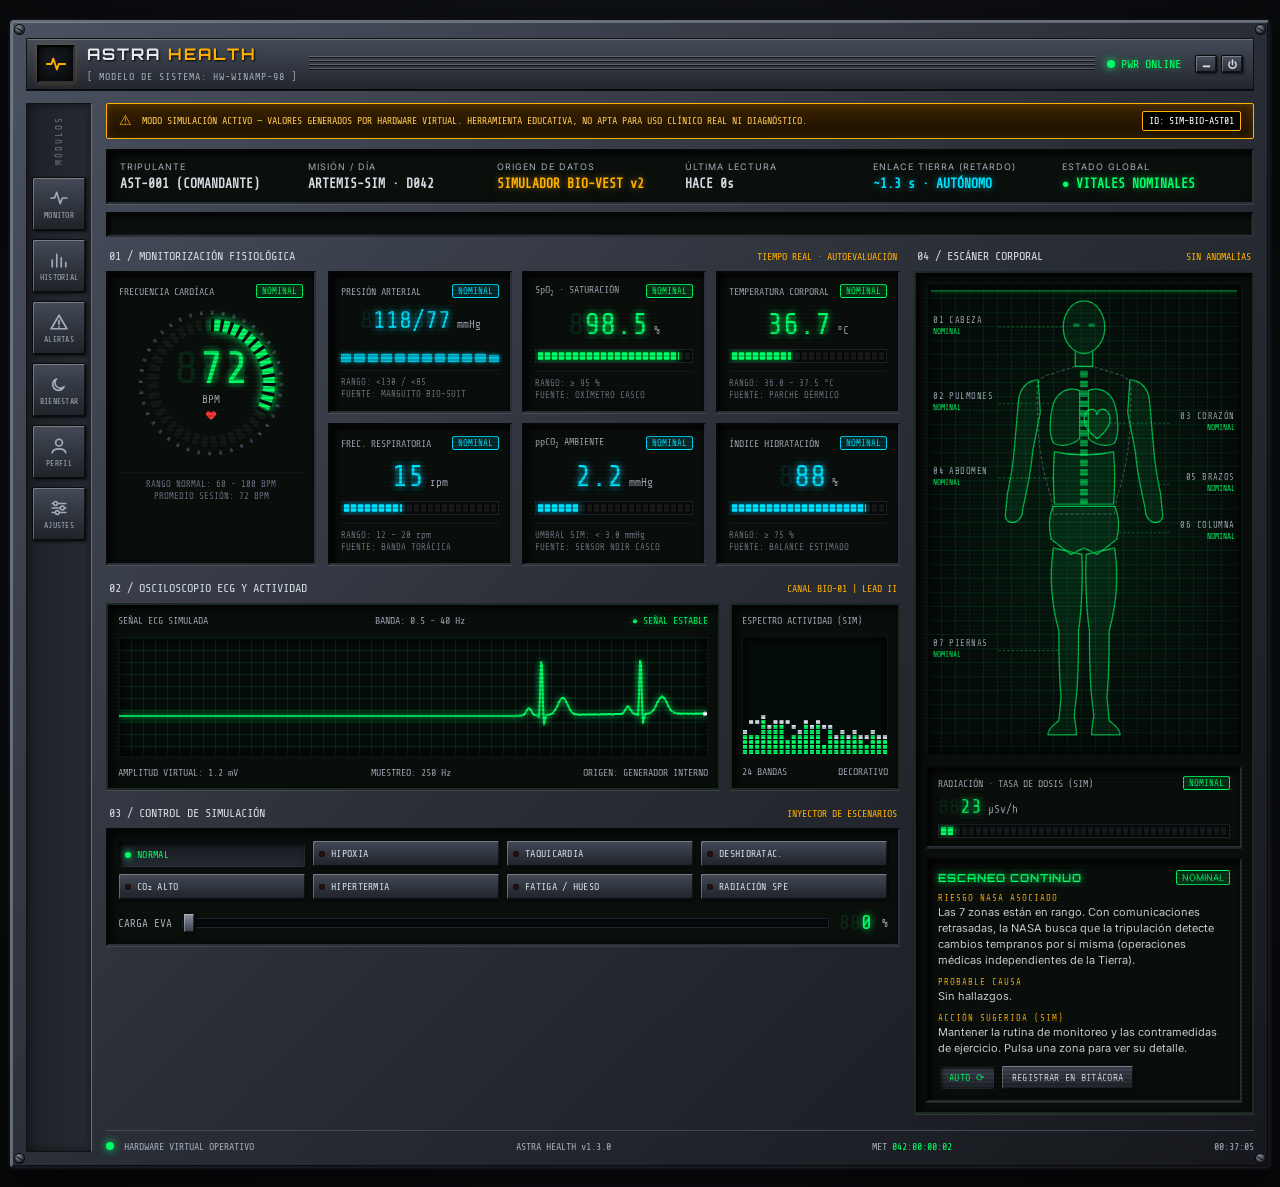
<file: index.html>
<!DOCTYPE html>
<html lang="es">
<head>
    <meta charset="UTF-8">
    <meta name="viewport" content="width=device-width, initial-scale=1.0">
    <meta name="theme-color" content="#111318">
    <title>ASTRA Health | Medical Console</title>

    <link rel="preconnect" href="https://fonts.googleapis.com">
    <link rel="preconnect" href="https://fonts.gstatic.com" crossorigin>
    <link href="https://fonts.googleapis.com/css2?family=Orbitron:wght@400;500;600;700&family=Share+Tech+Mono&family=Inter:wght@400;500;600;700&display=swap" rel="stylesheet">
    <link rel="stylesheet" href="css/styles.css">
</head>

<body>
<main class="desktop">
<section class="console" id="console">
    <i class="screw tl"></i><i class="screw tr"></i><i class="screw bl"></i><i class="screw br"></i>

    <!-- BARRA DE TÍTULO ESTILO WINAMP -->
    <header class="titlebar" id="titlebar">
        <div class="brand">
            <div class="brand-icon" aria-hidden="true">
                <svg viewBox="0 0 24 24" width="22" height="22" fill="none" stroke="currentColor" stroke-width="2" stroke-linecap="round" stroke-linejoin="round"><path d="M2 12h5l2-6 4 12 2-6h7"/></svg>
            </div>
            <div>
                <h1>ASTRA <span>HEALTH</span></h1>
                <small>[ MODELO DE SISTEMA: HW-WINAMP-98 ]</small>
            </div>
        </div>

        <div class="grip" aria-hidden="true"></div>

        <div class="titlebar-right">
            <div class="system-status">
                <span class="status-light"></span>
                <span class="green-text" id="pwr-label">PWR ONLINE</span>
            </div>
            <div class="win-buttons">
                <button class="win-btn" id="btn-shade" type="button" title="Contraer consola" aria-label="Contraer consola" aria-pressed="false">
                    <svg viewBox="0 0 12 12" width="11" height="11"><path d="M2 8h8" stroke="currentColor" stroke-width="2" fill="none"/></svg>
                </button>
                <button class="win-btn" id="btn-power" type="button" title="Encender / apagar pantallas" aria-label="Encender o apagar pantallas" aria-pressed="false">
                    <svg viewBox="0 0 12 12" width="11" height="11" fill="none" stroke="currentColor" stroke-width="1.6" stroke-linecap="round"><path d="M6 1v5"/><path d="M3.2 3.2a4 4 0 1 0 5.6 0"/></svg>
                </button>
            </div>
        </div>
    </header>

    <div class="console-workspace" id="console-workspace">

        <!-- RIEL DE MÓDULOS -->
        <nav class="module-sidebar" aria-label="Módulos del sistema">
            <span class="sidebar-label">MÓDULOS</span>

            <button class="module-button" data-module="monitoring" type="button" title="Monitoreo" aria-label="Monitoreo" aria-pressed="false">
                <svg class="module-icon" viewBox="0 0 16 16" width="18" height="18" fill="none" stroke="currentColor" stroke-width="1.5" stroke-linecap="round" stroke-linejoin="round"><path d="M1 8h3l2-5 3 10 2-5h4"/></svg>
                <span class="sidebar-text">MONITOR</span>
            </button>

            <button class="module-button" data-module="history" type="button" title="Historial" aria-label="Historial" aria-pressed="false">
                <svg class="module-icon" viewBox="0 0 16 16" width="18" height="18" fill="none" stroke="currentColor" stroke-width="1.5" stroke-linecap="round"><path d="M2 14V8M6 14V3M10 14V6M14 14V10"/></svg>
                <span class="sidebar-text">HISTORIAL</span>
            </button>

            <button class="module-button" data-module="alerts" type="button" title="Alertas" aria-label="Alertas" aria-pressed="false">
                <svg class="module-icon" viewBox="0 0 16 16" width="18" height="18" fill="none" stroke="currentColor" stroke-width="1.5" stroke-linecap="round" stroke-linejoin="round"><path d="M8 2l7 12H1z"/><path d="M8 6.5v3.5M8 12v.4"/></svg>
                <span class="sidebar-text">ALERTAS</span>
                <span class="nav-badge" id="alert-count" hidden>0</span>
            </button>

            <button class="module-button" data-module="wellbeing" type="button" title="Bienestar" aria-label="Bienestar" aria-pressed="false">
                <svg class="module-icon" viewBox="0 0 16 16" width="18" height="18" fill="none" stroke="currentColor" stroke-width="1.5" stroke-linecap="round" stroke-linejoin="round"><path d="M12.5 10.2A5.2 5.2 0 1 1 5.8 3.5a4.2 4.2 0 0 0 6.7 6.7z"/></svg>
                <span class="sidebar-text">BIENESTAR</span>
            </button>

            <button class="module-button" data-module="profile" type="button" title="Perfil" aria-label="Perfil" aria-pressed="false">
                <svg class="module-icon" viewBox="0 0 16 16" width="18" height="18" fill="none" stroke="currentColor" stroke-width="1.5" stroke-linecap="round"><circle cx="8" cy="5" r="3"/><path d="M2 14c1-4.5 11-4.5 12 0"/></svg>
                <span class="sidebar-text">PERFIL</span>
            </button>

            <button class="module-button" data-module="settings" type="button" title="Ajustes" aria-label="Ajustes" aria-pressed="false">
                <svg class="module-icon" viewBox="0 0 16 16" width="18" height="18" fill="none" stroke="currentColor" stroke-width="1.5" stroke-linecap="round"><path d="M2 4h12M2 8h12M2 12h12"/><circle cx="5" cy="4" r="1.6" fill="#15191f"/><circle cx="11" cy="8" r="1.6" fill="#15191f"/><circle cx="6.5" cy="12" r="1.6" fill="#15191f"/></svg>
                <span class="sidebar-text">AJUSTES</span>
            </button>
        </nav>

        <!-- CAJÓN LATERAL -->
        <aside class="module-drawer" id="module-drawer" aria-hidden="true" aria-labelledby="drawer-title">
            <header class="drawer-header">
                <div>
                    <small>ASTRA / MÓDULO</small>
                    <h2 id="drawer-title">MÓDULO DEL SISTEMA</h2>
                </div>
                <button class="drawer-close" id="close-drawer" type="button" aria-label="Cerrar módulo">✕</button>
            </header>
            <div class="drawer-content" id="drawer-content"></div>
            <footer class="drawer-footer">
                <span class="status-dot"></span>
                <span>MÓDULO LOCAL</span>
            </footer>
        </aside>

        <!-- PANEL PRINCIPAL -->
        <div class="console-main" id="console-main">

            <div class="simulation-banner">
                <span class="warning-icon" aria-hidden="true">⚠</span>
                <span>MODO SIMULACIÓN ACTIVO — VALORES GENERADOS POR HARDWARE VIRTUAL. HERRAMIENTA EDUCATIVA, NO APTA PARA USO CLÍNICO REAL NI DIAGNÓSTICO.</span>
                <span class="badge-source">ID: SIM-BIO-AST01</span>
            </div>

            <section class="mission-bar" aria-label="Estado de la misión">
                <div><small>TRIPULANTE</small><strong>AST-001 (COMANDANTE)</strong></div>
                <div><small>MISIÓN / DÍA</small><strong>ARTEMIS-SIM · D042</strong></div>
                <div><small>ORIGEN DE DATOS</small><strong class="amber-text">SIMULADOR BIO-VEST v2</strong></div>
                <div><small>ÚLTIMA LECTURA</small><strong id="last-sync-time">HACE 0s</strong></div>
                <div><small>ENLACE TIERRA (RETARDO)</small><strong class="blue-text">~1.3 s · AUTÓNOMO</strong></div>
                <div><small>ESTADO GLOBAL</small><strong id="global-status" class="green-text">● VITALES NOMINALES</strong></div>
            </section>

            <div class="ticker" aria-hidden="true"><div class="ticker-track" id="ticker-track"></div></div>

            <div class="dash-grid">

                <!-- COLUMNA IZQUIERDA -->
                <div class="col-left">

                    <section class="section-block">
                        <div class="section-heading">
                            <span>01 / MONITORIZACIÓN FISIOLÓGICA</span>
                            <span class="section-decoration">TIEMPO REAL · AUTOEVALUACIÓN</span>
                        </div>

                        <div class="monitoring-grid">
                            <article class="metric-card main-gauge-card" data-metric="hr">
                                <div class="metric-header-mini">
                                    <span>FRECUENCIA CARDÍACA</span>
                                    <span class="badge-status" data-badge>NOMINAL</span>
                                </div>
                                <div class="circular-gauge-container">
                                    <svg class="gauge-svg" viewBox="0 0 160 160" aria-hidden="true">
                                        <circle class="gauge-ticks" cx="80" cy="80" r="75" pathLength="100"/>
                                        <circle class="gauge-bg" cx="80" cy="80" r="62" />
                                        <circle class="gauge-progress" id="hr-gauge-circle" cx="80" cy="80" r="62" pathLength="100"/>
                                        <circle class="gauge-segments" cx="80" cy="80" r="62" pathLength="100"/>
                                    </svg>
                                    <div class="gauge-center-content">
                                        <span class="lcd lcd-xl"><span class="lcd-ghost" aria-hidden="true">888</span><span class="lcd-val" id="hr-value">72</span></span>
                                        <span class="gauge-unit">BPM</span>
                                        <span class="gauge-pulse-icon" aria-hidden="true">♥</span>
                                    </div>
                                </div>
                                <div class="metric-meta">
                                    <span>RANGO NORMAL: 60 - 100 BPM</span>
                                    <span id="hr-avg">PROMEDIO 1H: 71 BPM</span>
                                </div>
                            </article>

                            <div class="vitals-subgrid">
                                <article class="metric-card" data-metric="bp" style="--ok: var(--blue-glow)">
                                    <div class="metric-header-mini"><span>PRESIÓN ARTERIAL</span><span class="badge-status" data-badge>NOMINAL</span></div>
                                    <div class="lcd-row">
                                        <span class="lcd"><span class="lcd-ghost" aria-hidden="true">888/888</span><span class="lcd-val"><span id="bp-sys">118</span>/<span id="bp-dia">78</span></span></span>
                                        <span class="lcd-unit">mmHg</span>
                                    </div>
                                    <div class="bar-sparkline" id="bp-spark" aria-label="Tendencia sistólica"></div>
                                    <div class="metric-meta"><span>RANGO: &lt;130 / &lt;85</span><span>FUENTE: MANGUITO BIO-SUIT</span></div>
                                </article>

                                <article class="metric-card" data-metric="spo2">
                                    <div class="metric-header-mini"><span>SpO<sub>2</sub> · SATURACIÓN</span><span class="badge-status" data-badge>NOMINAL</span></div>
                                    <div class="lcd-row">
                                        <span class="lcd"><span class="lcd-ghost" aria-hidden="true">888.8</span><span class="lcd-val" data-lcd>98.5</span></span>
                                        <span class="lcd-unit">%</span>
                                    </div>
                                    <div class="seg-bar"><div class="seg-fill" data-bar></div></div>
                                    <div class="metric-meta"><span>RANGO: ≥ 95 %</span><span>FUENTE: OXÍMETRO CASCO</span></div>
                                </article>

                                <article class="metric-card" data-metric="temp">
                                    <div class="metric-header-mini"><span>TEMPERATURA CORPORAL</span><span class="badge-status" data-badge>NOMINAL</span></div>
                                    <div class="lcd-row">
                                        <span class="lcd"><span class="lcd-ghost" aria-hidden="true">88.8</span><span class="lcd-val" data-lcd>36.7</span></span>
                                        <span class="lcd-unit">°C</span>
                                    </div>
                                    <div class="seg-bar"><div class="seg-fill" data-bar></div></div>
                                    <div class="metric-meta"><span>RANGO: 36.0 - 37.5 °C</span><span>FUENTE: PARCHE DÉRMICO</span></div>
                                </article>

                                <article class="metric-card" data-metric="rr" style="--ok: var(--blue-glow)">
                                    <div class="metric-header-mini"><span>FREC. RESPIRATORIA</span><span class="badge-status" data-badge>NOMINAL</span></div>
                                    <div class="lcd-row">
                                        <span class="lcd"><span class="lcd-ghost" aria-hidden="true">88</span><span class="lcd-val" data-lcd>15</span></span>
                                        <span class="lcd-unit">rpm</span>
                                    </div>
                                    <div class="seg-bar"><div class="seg-fill" data-bar></div></div>
                                    <div class="metric-meta"><span>RANGO: 12 - 20 rpm</span><span>FUENTE: BANDA TORÁCICA</span></div>
                                </article>

                                <article class="metric-card" data-metric="co2" style="--ok: var(--blue-glow)">
                                    <div class="metric-header-mini"><span>ppCO<sub>2</sub> AMBIENTE</span><span class="badge-status" data-badge>NOMINAL</span></div>
                                    <div class="lcd-row">
                                        <span class="lcd"><span class="lcd-ghost" aria-hidden="true">8.8</span><span class="lcd-val" data-lcd>2.2</span></span>
                                        <span class="lcd-unit">mmHg</span>
                                    </div>
                                    <div class="seg-bar"><div class="seg-fill" data-bar></div></div>
                                    <div class="metric-meta"><span>UMBRAL SIM: &lt; 3.0 mmHg</span><span>FUENTE: SENSOR NDIR CASCO</span></div>
                                </article>

                                <article class="metric-card" data-metric="hyd" style="--ok: var(--blue-glow)">
                                    <div class="metric-header-mini"><span>ÍNDICE HIDRATACIÓN</span><span class="badge-status" data-badge>NOMINAL</span></div>
                                    <div class="lcd-row">
                                        <span class="lcd"><span class="lcd-ghost" aria-hidden="true">888</span><span class="lcd-val" data-lcd>88</span></span>
                                        <span class="lcd-unit">%</span>
                                    </div>
                                    <div class="seg-bar"><div class="seg-fill" data-bar></div></div>
                                    <div class="metric-meta"><span>RANGO: ≥ 75 %</span><span>FUENTE: BALANCE ESTIMADO</span></div>
                                </article>
                            </div>
                        </div>
                    </section>

                    <section class="section-block">
                        <div class="section-heading">
                            <span>02 / OSCILOSCOPIO ECG Y ACTIVIDAD</span>
                            <span class="section-decoration">CANAL BIO-01 | LEAD II</span>
                        </div>

                        <div class="scope-row">
                            <div class="monitor-panel" id="ecg-panel">
                                <div class="monitor-header">
                                    <span>SEÑAL ECG SIMULADA</span>
                                    <span>BANDA: 0.5 - 40 Hz</span>
                                    <span class="green-text" id="ecg-state">● SEÑAL ESTABLE</span>
                                </div>
                                <div class="ecg-container"><canvas id="ecg-canvas" aria-label="Electrocardiograma simulado"></canvas></div>
                                <div class="monitor-footer">
                                    <span>AMPLITUD VIRTUAL: 1.2 mV</span>
                                    <span>MUESTREO: 250 Hz</span>
                                    <span>ORIGEN: GENERADOR INTERNO</span>
                                </div>
                            </div>

                            <div class="monitor-panel analyzer-panel">
                                <div class="monitor-header"><span>ESPECTRO ACTIVIDAD (SIM)</span></div>
                                <div class="ecg-container analyzer"><canvas id="bio-canvas" aria-hidden="true"></canvas></div>
                                <div class="monitor-footer"><span>24 BANDAS</span><span>DECORATIVO</span></div>
                            </div>
                        </div>
                    </section>

                    <section class="section-block">
                        <div class="section-heading">
                            <span>03 / CONTROL DE SIMULACIÓN</span>
                            <span class="section-decoration">INYECTOR DE ESCENARIOS</span>
                        </div>

                        <div class="control-panel">
                            <div class="scenario-grid" role="group" aria-label="Escenarios de simulación">
                                <button class="scn-btn is-on" type="button" data-scenario="normal">NORMAL</button>
                                <button class="scn-btn" type="button" data-scenario="hypoxia">HIPOXIA</button>
                                <button class="scn-btn" type="button" data-scenario="tachy">TAQUICARDIA</button>
                                <button class="scn-btn" type="button" data-scenario="dehydration">DESHIDRATAC.</button>
                                <button class="scn-btn" type="button" data-scenario="co2">CO₂ ALTO</button>
                                <button class="scn-btn" type="button" data-scenario="fever">HIPERTERMIA</button>
                                <button class="scn-btn" type="button" data-scenario="fatigue">FATIGA / HUESO</button>
                                <button class="scn-btn" type="button" data-scenario="radiation">RADIACIÓN SPE</button>
                            </div>

                            <div class="eq-row">
                                <label for="eva-slider">CARGA EVA</label>
                                <input type="range" id="eva-slider" class="eq-slider" min="0" max="100" value="0" step="1">
                                <span class="lcd lcd-sm"><span class="lcd-ghost" aria-hidden="true">888</span><span class="lcd-val" id="eva-value">0</span></span><span class="lcd-unit">%</span>
                            </div>
                        </div>
                    </section>
                </div>

                <!-- COLUMNA DERECHA: ESCÁNER CORPORAL -->
                <aside class="col-right" aria-label="Escáner corporal">
                    <section class="section-block">
                        <div class="section-heading">
                            <span>04 / ESCÁNER CORPORAL</span>
                            <span class="section-decoration" id="body-summary">SIN ANOMALÍAS</span>
                        </div>

                        <div class="body-panel monitor-panel">
                            <div class="body-stage" id="body-stage" data-rad="ok">
                                <svg id="body-svg" viewBox="0 0 280 420" role="group" aria-label="Mapa corporal con zonas de riesgo probable">
                                    <rect class="scanline" x="0" y="0" width="280" height="2"/>

                                    <g transform="translate(40,0)">
                                        <!-- silueta decorativa del torso -->
                                        <path class="body-outline" d="M92 70 L66 78 Q58 81 57 90 L58 128 Q60 160 70 190 L72 205 L128 205 L130 190 Q140 160 142 128 L143 90 Q142 81 134 78 L108 70"/>

                                        <!-- 04 ABDOMEN -->
                                        <g class="zone" data-zone="abdomen" tabindex="0" role="button" aria-label="Abdomen y core">
                                            <path class="zone-shape" d="M73 148 Q71 172 73 196 L127 196 Q129 172 127 148 Q100 154 73 148 Z"/>
                                        </g>

                                        <!-- 02 PULMONES -->
                                        <g class="zone" data-zone="lungs" tabindex="0" role="button" aria-label="Pulmones">
                                            <path class="zone-shape" d="M96 92 C88 88 76 92 72 104 C68 118 68 132 72 140 C78 144 90 142 96 136 Z"/>
                                            <path class="zone-shape" d="M104 92 C112 88 124 92 128 104 C132 118 132 132 128 140 C122 144 110 142 104 136 Z"/>
                                        </g>

                                        <!-- 03 CORAZÓN -->
                                        <g class="zone" data-zone="heart" tabindex="0" role="button" aria-label="Corazón">
                                            <path class="zone-shape" d="M112 136 C100 127 98 118 102 112 C106 107 111 109 112 114 C113 109 118 107 122 112 C126 118 124 127 112 136 Z"/>
                                        </g>

                                        <!-- 06 COLUMNA Y CADERA -->
                                        <g class="zone" data-zone="spine" tabindex="0" role="button" aria-label="Columna y cadera">
                                            <path class="zone-shape" d="M72 198 L128 198 Q134 210 130 228 L112 242 L100 236 L88 242 L70 228 Q66 210 72 198 Z"/>
                                            <line class="zone-line" x1="100" y1="74" x2="100" y2="196" stroke-width="7" stroke-dasharray="6 3"/>
                                        </g>

                                        <!-- 05 BRAZOS -->
                                        <g class="zone" data-zone="arms" tabindex="0" role="button" aria-label="Brazos y manos">
                                            <path class="zone-shape" d="M58 82 C48 83 41 90 40 102 L36 148 C35 160 33 172 30 186 L28 206 C28 212 34 214 38 212 C42 210 44 206 44 200 L47 186 C50 172 52 160 53 148 L60 112 Z"/>
                                            <path class="zone-shape" d="M142 82 C152 83 159 90 160 102 L164 148 C165 160 167 172 170 186 L172 206 C172 212 166 214 162 212 C158 210 156 206 156 200 L153 186 C150 172 148 160 147 148 L140 112 Z"/>
                                        </g>

                                        <!-- 07 PIERNAS -->
                                        <g class="zone" data-zone="legs" tabindex="0" role="button" aria-label="Piernas">
                                            <path class="zone-shape" d="M72 236 C68 262 71 290 77 312 C77 332 77 352 79 372 L77 394 C71 399 67 402 67 407 L93 407 C93 400 92 395 91 390 L93 372 C95 352 95 332 95 312 C98 292 99 262 98 242 Z"/>
                                            <path class="zone-shape" d="M128 236 C132 262 129 290 123 312 C123 332 123 352 121 372 L123 394 C129 399 133 402 133 407 L107 407 C107 400 108 395 109 390 L107 372 C105 352 105 332 105 312 C102 292 101 262 102 242 Z"/>
                                        </g>

                                        <!-- 01 CABEZA / OJOS -->
                                        <g class="zone" data-zone="head" tabindex="0" role="button" aria-label="Cabeza y ojos">
                                            <ellipse class="zone-shape" cx="100" cy="34" rx="19" ry="24"/>
                                            <path class="zone-shape" d="M92 56 v14 h16 v-14"/>
                                            <ellipse class="zone-detail" cx="93" cy="32" rx="3.2" ry="1.7"/>
                                            <ellipse class="zone-detail" cx="107" cy="32" rx="3.2" ry="1.7"/>
                                        </g>
                                    </g>

                                    <!-- ETIQUETAS IZQUIERDAS -->
                                    <g class="zone-label" data-zone="head"><line class="leader" x1="62" y1="34" x2="121" y2="34"/><text class="zl-name" x="2" y="30">01 CABEZA</text><text class="zl-state" x="2" y="40">NOMINAL</text></g>
                                    <g class="zone-label" data-zone="lungs"><line class="leader" x1="62" y1="104" x2="112" y2="104"/><text class="zl-name" x="2" y="100">02 PULMONES</text><text class="zl-state" x="2" y="110">NOMINAL</text></g>
                                    <g class="zone-label" data-zone="abdomen"><line class="leader" x1="62" y1="172" x2="113" y2="172"/><text class="zl-name" x="2" y="168">04 ABDOMEN</text><text class="zl-state" x="2" y="178">NOMINAL</text></g>
                                    <g class="zone-label" data-zone="legs"><line class="leader" x1="62" y1="330" x2="117" y2="330"/><text class="zl-name" x="2" y="326">07 PIERNAS</text><text class="zl-state" x="2" y="336">NOMINAL</text></g>

                                    <!-- ETIQUETAS DERECHAS -->
                                    <g class="zone-label" data-zone="heart"><line class="leader" x1="218" y1="122" x2="162" y2="122"/><text class="zl-name" x="278" y="118" text-anchor="end">03 CORAZÓN</text><text class="zl-state" x="278" y="128" text-anchor="end">NOMINAL</text></g>
                                    <g class="zone-label" data-zone="arms"><line class="leader" x1="218" y1="178" x2="208" y2="178"/><text class="zl-name" x="278" y="174" text-anchor="end">05 BRAZOS</text><text class="zl-state" x="278" y="184" text-anchor="end">NOMINAL</text></g>
                                    <g class="zone-label" data-zone="spine"><line class="leader" x1="218" y1="222" x2="170" y2="222"/><text class="zl-name" x="278" y="218" text-anchor="end">06 COLUMNA</text><text class="zl-state" x="278" y="228" text-anchor="end">NOMINAL</text></g>
                                </svg>
                            </div>

                            <!-- RADIACIÓN -->
                            <div class="rad-row" data-metric="dose">
                                <div class="metric-header-mini"><span>RADIACIÓN · TASA DE DOSIS (SIM)</span><span class="badge-status" id="rad-badge" data-badge>NOMINAL</span></div>
                                <div class="lcd-row">
                                    <span class="lcd lcd-sm"><span class="lcd-ghost" aria-hidden="true">8888</span><span class="lcd-val" id="rad-value" data-lcd>22</span></span>
                                    <span class="lcd-unit">µSv/h</span>
                                </div>
                                <div class="seg-bar"><div class="seg-fill" id="rad-bar" data-bar></div></div>
                            </div>

                            <!-- LECTURA DE ZONA -->
                            <div class="zone-readout" id="zone-readout" aria-live="polite">
                                <div class="zr-head">
                                    <strong id="zr-title">ESCANEO CONTINUO</strong>
                                    <span class="badge-status" id="zr-badge">NOMINAL</span>
                                </div>
                                <ul class="zr-list" id="zr-list"></ul>
                                <p class="zr-block"><b>RIESGO NASA ASOCIADO</b><span id="zr-nasa"></span></p>
                                <p class="zr-block"><b>PROBABLE CAUSA</b><span id="zr-cause"></span></p>
                                <p class="zr-block"><b>ACCIÓN SUGERIDA (SIM)</b><span id="zr-action"></span></p>
                                <div class="zr-buttons">
                                    <button class="hw-btn" type="button" id="zone-auto" aria-pressed="true">AUTO ⟳</button>
                                    <button class="hw-btn" type="button" id="zone-log">REGISTRAR EN BITÁCORA</button>
                                </div>
                            </div>
                        </div>
                    </section>
                </aside>
            </div>

            <footer class="console-footer">
                <span><span class="status-dot"></span> HARDWARE VIRTUAL OPERATIVO</span>
                <span>ASTRA HEALTH v1.3.0</span>
                <span>MET <b id="met-clock">042:00:00:00</b></span>
                <span id="system-clock">00:00:00</span>
            </footer>
        </div>

        <div class="standby" id="standby" hidden>STANDBY — PULSE ⏻ PARA ENCENDER</div>
    </div>
</section>
</main>

<script src="js/model.js"></script>
<script src="js/canvas.js"></script>
<script src="js/modules.js"></script>
<script src="js/app.js"></script>
</body>
</html>
</file>
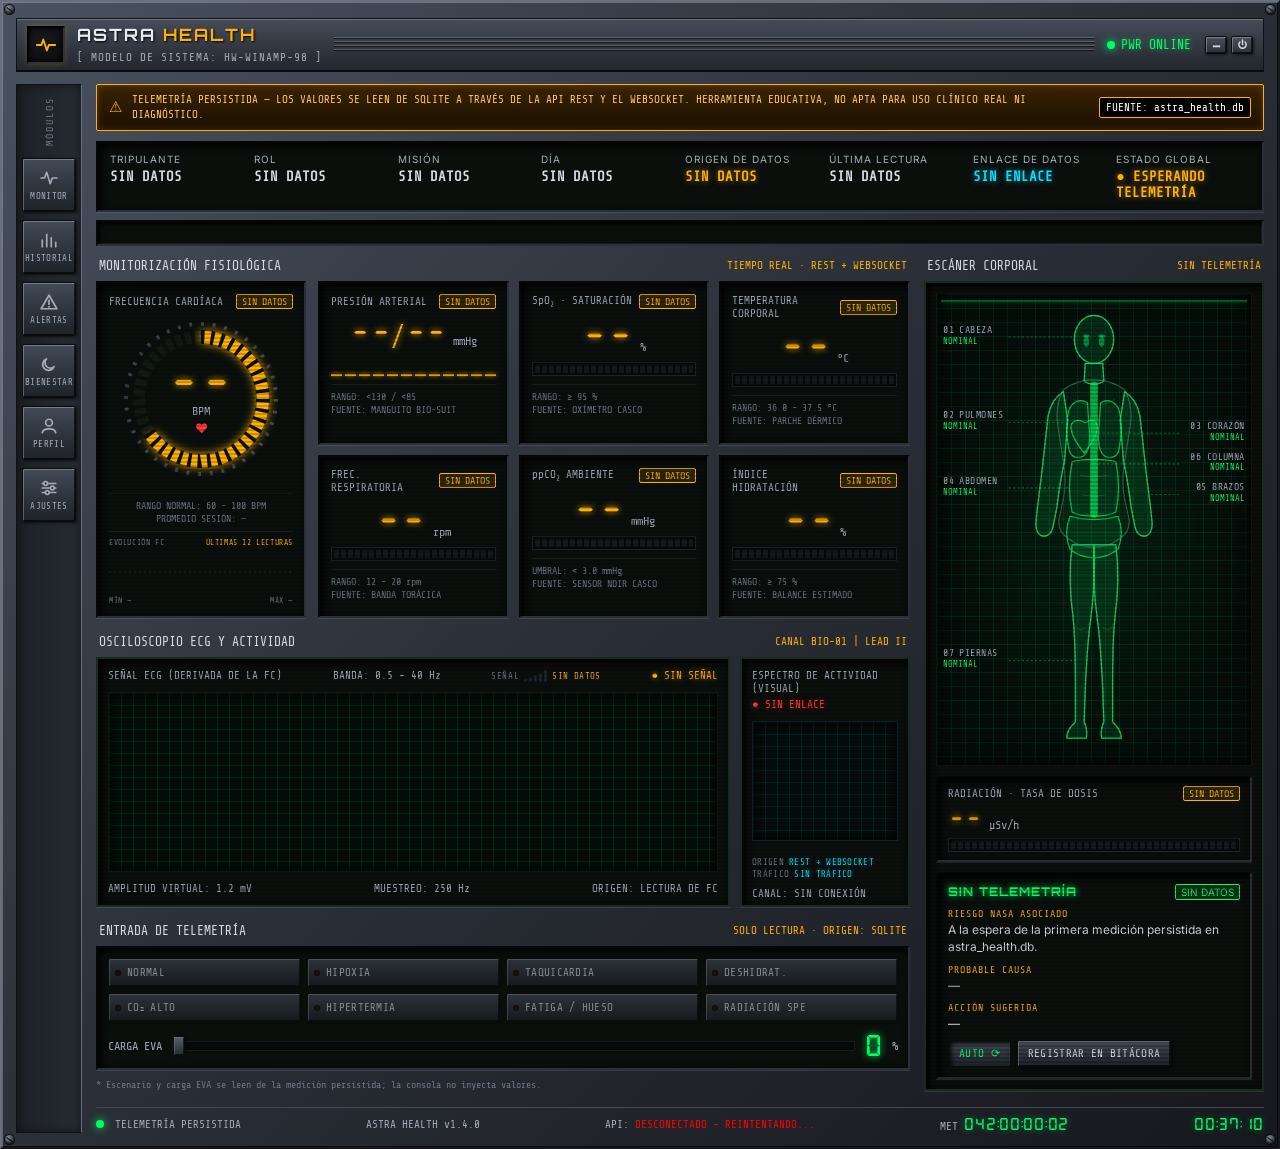
<file: frontend/index.html>
<!DOCTYPE html>
<html lang="es">
<head>
    <meta charset="UTF-8">
    <meta name="viewport" content="width=device-width, initial-scale=1.0">
    <meta name="theme-color" content="#111318">
    <title>ASTRA Health | Medical Console</title>
    <link rel="icon" href="data:image/svg+xml,%3Csvg xmlns='http://www.w3.org/2000/svg' viewBox='0 0 24 24'%3E%3Cpath d='M2 12h5l2-6 4 12 2-6h7' fill='none' stroke='%2300ff66' stroke-width='2' stroke-linecap='round' stroke-linejoin='round'/%3E%3C/svg%3E">

    <link rel="preconnect" href="https://fonts.googleapis.com">
    <link rel="preconnect" href="https://fonts.gstatic.com" crossorigin>
    <link href="https://fonts.googleapis.com/css2?family=Orbitron:wght@400;500;600;700&family=Share+Tech+Mono&family=Inter:wght@400;500;600;700&display=swap" rel="stylesheet">
    <link rel="stylesheet" href="css/styles.css">
</head>

<body>
<main class="desktop">
<section class="console" id="console">
    <i class="screw tl"></i><i class="screw tr"></i><i class="screw bl"></i><i class="screw br"></i>

    <!-- BARRA DE TÍTULO ESTILO WINAMP -->
    <header class="titlebar" id="titlebar">
        <div class="brand">
            <div class="brand-icon" aria-hidden="true">
                <svg viewBox="0 0 24 24" width="22" height="22" fill="none" stroke="currentColor" stroke-width="2" stroke-linecap="round" stroke-linejoin="round"><path d="M2 12h5l2-6 4 12 2-6h7"/></svg>
            </div>
            <div>
                <h1>ASTRA <span>HEALTH</span></h1>
                <small>[ MODELO DE SISTEMA: HW-WINAMP-98 ]</small>
            </div>
        </div>

        <div class="grip" aria-hidden="true"></div>

        <div class="titlebar-right">
            <div class="system-status">
                <span class="status-light"></span>
                <span class="green-text" id="pwr-label">PWR ONLINE</span>
            </div>
            <div class="win-buttons">
                <button class="win-btn" id="btn-shade" type="button" title="Contraer consola" aria-label="Contraer consola" aria-pressed="false">
                    <svg viewBox="0 0 12 12" width="11" height="11"><path d="M2 8h8" stroke="currentColor" stroke-width="2" fill="none"/></svg>
                </button>
                <button class="win-btn" id="btn-power" type="button" title="Encender / apagar pantallas" aria-label="Encender o apagar pantallas" aria-pressed="false">
                    <svg viewBox="0 0 12 12" width="11" height="11" fill="none" stroke="currentColor" stroke-width="1.6" stroke-linecap="round"><path d="M6 1v5"/><path d="M3.2 3.2a4 4 0 1 0 5.6 0"/></svg>
                </button>
            </div>
        </div>
    </header>

    <div class="console-workspace" id="console-workspace">

        <!-- RIEL DE MÓDULOS -->
        <nav class="module-sidebar" aria-label="Módulos del sistema">
            <span class="sidebar-label">MÓDULOS</span>

            <button class="module-button" data-module="monitoring" type="button" title="Monitoreo" aria-label="Monitoreo" aria-pressed="false">
                <svg class="module-icon" viewBox="0 0 16 16" width="18" height="18" fill="none" stroke="currentColor" stroke-width="1.5" stroke-linecap="round" stroke-linejoin="round"><path d="M1 8h3l2-5 3 10 2-5h4"/></svg>
                <span class="sidebar-text">MONITOR</span>
            </button>

            <button class="module-button" data-module="history" type="button" title="Historial" aria-label="Historial" aria-pressed="false">
                <svg class="module-icon" viewBox="0 0 16 16" width="18" height="18" fill="none" stroke="currentColor" stroke-width="1.5" stroke-linecap="round"><path d="M2 14V8M6 14V3M10 14V6M14 14V10"/></svg>
                <span class="sidebar-text">HISTORIAL</span>
            </button>

            <button class="module-button" data-module="alerts" type="button" title="Alertas" aria-label="Alertas" aria-pressed="false">
                <svg class="module-icon" viewBox="0 0 16 16" width="18" height="18" fill="none" stroke="currentColor" stroke-width="1.5" stroke-linecap="round" stroke-linejoin="round"><path d="M8 2l7 12H1z"/><path d="M8 6.5v3.5M8 12v.4"/></svg>
                <span class="sidebar-text">ALERTAS</span>
                <span class="nav-badge" id="alert-count" hidden>0</span>
            </button>

            <button class="module-button" data-module="wellbeing" type="button" title="Bienestar" aria-label="Bienestar" aria-pressed="false">
                <svg class="module-icon" viewBox="0 0 16 16" width="18" height="18" fill="none" stroke="currentColor" stroke-width="1.5" stroke-linecap="round" stroke-linejoin="round"><path d="M12.5 10.2A5.2 5.2 0 1 1 5.8 3.5a4.2 4.2 0 0 0 6.7 6.7z"/></svg>
                <span class="sidebar-text">BIENESTAR</span>
            </button>

            <button class="module-button" data-module="profile" type="button" title="Perfil" aria-label="Perfil" aria-pressed="false">
                <svg class="module-icon" viewBox="0 0 16 16" width="18" height="18" fill="none" stroke="currentColor" stroke-width="1.5" stroke-linecap="round"><circle cx="8" cy="5" r="3"/><path d="M2 14c1-4.5 11-4.5 12 0"/></svg>
                <span class="sidebar-text">PERFIL</span>
            </button>

            <button class="module-button" data-module="settings" type="button" title="Ajustes" aria-label="Ajustes" aria-pressed="false">
                <svg class="module-icon" viewBox="0 0 16 16" width="18" height="18" fill="none" stroke="currentColor" stroke-width="1.5" stroke-linecap="round"><path d="M2 4h12M2 8h12M2 12h12"/><circle cx="5" cy="4" r="1.6" fill="#15191f"/><circle cx="11" cy="8" r="1.6" fill="#15191f"/><circle cx="6.5" cy="12" r="1.6" fill="#15191f"/></svg>
                <span class="sidebar-text">AJUSTES</span>
            </button>
        </nav>

        <!-- CAJÓN LATERAL -->
        <aside class="module-drawer" id="module-drawer" aria-hidden="true" aria-labelledby="drawer-title">
            <header class="drawer-header">
                <div>
                    <small>ASTRA / MÓDULO</small>
                    <h2 id="drawer-title">MÓDULO DEL SISTEMA</h2>
                </div>
                <button class="drawer-close" id="close-drawer" type="button" aria-label="Cerrar módulo">✕</button>
            </header>
            <div class="drawer-content" id="drawer-content"></div>
            <footer class="drawer-footer">
                <span class="status-dot"></span>
                <span>MÓDULO LOCAL</span>
            </footer>
        </aside>

        <!-- PANEL PRINCIPAL -->
        <div class="console-main" id="console-main">

            <div class="simulation-banner">
                <span class="warning-icon" aria-hidden="true">⚠</span>
                <span>TELEMETRÍA PERSISTIDA — LOS VALORES SE LEEN DE SQLITE A TRAVÉS DE LA API REST Y EL WEBSOCKET. HERRAMIENTA EDUCATIVA, NO APTA PARA USO CLÍNICO REAL NI DIAGNÓSTICO.</span>
                <span class="badge-source">FUENTE: astra_health.db</span>
            </div>

            <section class="mission-bar" aria-label="Estado de la misión">
                <div><small>TRIPULANTE</small><strong id="mission-crew">SIN DATOS</strong></div>
                <div><small>ROL</small><strong id="mission-role">SIN DATOS</strong></div>
                <div><small>MISIÓN</small><strong id="mission-name">SIN DATOS</strong></div>
                <div><small>DÍA</small><strong id="mission-day">SIN DATOS</strong></div>
                <div><small>ORIGEN DE DATOS</small><strong class="amber-text" id="data-source">SIN DATOS</strong></div>
                <div><small>ÚLTIMA LECTURA</small><strong id="last-sync-time">SIN DATOS</strong></div>
                <div><small>ENLACE DE DATOS</small><strong class="blue-text" id="link-latency">CONECTANDO...</strong></div>
                <div><small>ESTADO GLOBAL</small><strong id="global-status" class="amber-text">● ESPERANDO TELEMETRÍA</strong></div>
            </section>

            <div class="ticker" aria-hidden="true"><div class="ticker-track" id="ticker-track"></div></div>

            <div class="dash-grid">

                <!-- COLUMNA IZQUIERDA -->
                <div class="col-left">

                    <section class="section-block">
                        <div class="section-heading">
                            <span>MONITORIZACIÓN FISIOLÓGICA</span>
                            <span class="section-decoration">TIEMPO REAL · REST + WEBSOCKET</span>
                        </div>

                        <div class="monitoring-grid">
                            <article class="metric-card main-gauge-card" data-metric="hr">
                                <div class="metric-header-mini">
                                    <span>FRECUENCIA CARDÍACA</span>
                                    <span class="badge-status" data-badge>SIN DATOS</span>
                                </div>
                                <div class="circular-gauge-container">
                                    <svg class="gauge-svg" viewBox="0 0 160 160" aria-hidden="true">
                                        <circle class="gauge-ticks" cx="80" cy="80" r="75" pathLength="100"/>
                                        <circle class="gauge-bg" cx="80" cy="80" r="62" />
                                        <circle class="gauge-progress" id="hr-gauge-circle" cx="80" cy="80" r="62" pathLength="100"/>
                                        <circle class="gauge-segments" cx="80" cy="80" r="62" pathLength="100"/>
                                    </svg>
                                    <div class="gauge-center-content">
                                        <span class="lcd lcd-xl"><span class="lcd-ghost" aria-hidden="true">88</span><span class="lcd-val" id="hr-value">--</span></span>
                                        <span class="gauge-unit">BPM</span>
                                        <span class="gauge-pulse-icon" aria-hidden="true">♥</span>
                                    </div>
                                </div>
                                <div class="metric-meta">
                                    <span>RANGO NORMAL: 60 - 100 BPM</span>
                                    <span id="hr-avg">PROMEDIO SESIÓN: —</span>
                                </div>
                                <div class="hr-trend">
                                    <div class="hr-trend-head"><span>EVOLUCIÓN FC</span><span>ÚLTIMAS 12 LECTURAS</span></div>
                                    <svg class="hr-trend-svg" viewBox="0 0 200 48" preserveAspectRatio="none" role="img" aria-label="Evolución de la frecuencia cardíaca según el historial persistido">
                                        <line class="hr-trend-mid" x1="0" y1="24" x2="200" y2="24"></line>
                                        <polygon class="hr-trend-area" id="hr-trend-area" points=""></polygon>
                                        <polyline class="hr-trend-line" id="hr-trend-line" points=""></polyline>
                                        <circle class="hr-trend-dot" id="hr-trend-dot" r="2.4" cx="0" cy="0"></circle>
                                    </svg>
                                    <div class="hr-trend-range"><span id="hr-trend-min">MÍN —</span><span id="hr-trend-max">MÁX —</span></div>
                                </div>
                            </article>

                            <div class="vitals-subgrid">
                                <article class="metric-card" data-metric="bp" style="--ok: var(--blue-glow)">
                                    <div class="metric-header-mini"><span>PRESIÓN ARTERIAL</span><span class="badge-status" data-badge>SIN DATOS</span></div>
                                    <div class="lcd-row">
                                        <span class="lcd"><span class="lcd-ghost" aria-hidden="true">888/88</span><span class="lcd-val"><span id="bp-sys">--</span>/<span id="bp-dia">--</span></span></span>
                                        <span class="lcd-unit">mmHg</span>
                                    </div>
                                    <div class="bar-sparkline" id="bp-spark" aria-label="Tendencia sistólica"></div>
                                    <div class="metric-meta"><span>RANGO: &lt;130 / &lt;85</span><span>FUENTE: MANGUITO BIO-SUIT</span></div>
                                </article>

                                <article class="metric-card" data-metric="spo2">
                                    <div class="metric-header-mini"><span>SpO<sub>2</sub> · SATURACIÓN</span><span class="badge-status" data-badge>SIN DATOS</span></div>
                                    <div class="lcd-row">
                                        <span class="lcd"><span class="lcd-ghost" aria-hidden="true">888.8</span><span class="lcd-val" data-lcd>--</span></span>
                                        <span class="lcd-unit">%</span>
                                    </div>
                                    <div class="seg-bar"><div class="seg-fill" data-bar></div></div>
                                    <div class="metric-meta"><span>RANGO: ≥ 95 %</span><span>FUENTE: OXÍMETRO CASCO</span></div>
                                </article>

                                <article class="metric-card" data-metric="temp">
                                    <div class="metric-header-mini"><span>TEMPERATURA CORPORAL</span><span class="badge-status" data-badge>SIN DATOS</span></div>
                                    <div class="lcd-row">
                                        <span class="lcd"><span class="lcd-ghost" aria-hidden="true">88.8</span><span class="lcd-val" data-lcd>--</span></span>
                                        <span class="lcd-unit">°C</span>
                                    </div>
                                    <div class="seg-bar"><div class="seg-fill" data-bar></div></div>
                                    <div class="metric-meta"><span>RANGO: 36.0 - 37.5 °C</span><span>FUENTE: PARCHE DÉRMICO</span></div>
                                </article>

                                <article class="metric-card" data-metric="rr" style="--ok: var(--blue-glow)">
                                    <div class="metric-header-mini"><span>FREC. RESPIRATORIA</span><span class="badge-status" data-badge>SIN DATOS</span></div>
                                    <div class="lcd-row">
                                        <span class="lcd"><span class="lcd-ghost" aria-hidden="true">88</span><span class="lcd-val" data-lcd>--</span></span>
                                        <span class="lcd-unit">rpm</span>
                                    </div>
                                    <div class="seg-bar"><div class="seg-fill" data-bar></div></div>
                                    <div class="metric-meta"><span>RANGO: 12 - 20 rpm</span><span>FUENTE: BANDA TORÁCICA</span></div>
                                </article>

                                <article class="metric-card" data-metric="co2" style="--ok: var(--blue-glow)">
                                    <div class="metric-header-mini"><span>ppCO<sub>2</sub> AMBIENTE</span><span class="badge-status" data-badge>SIN DATOS</span></div>
                                    <div class="lcd-row">
                                        <span class="lcd"><span class="lcd-ghost" aria-hidden="true">8.8</span><span class="lcd-val" data-lcd>--</span></span>
                                        <span class="lcd-unit">mmHg</span>
                                    </div>
                                    <div class="seg-bar"><div class="seg-fill" data-bar></div></div>
                                    <div class="metric-meta"><span>UMBRAL: &lt; 3.0 mmHg</span><span>FUENTE: SENSOR NDIR CASCO</span></div>
                                </article>

                                <article class="metric-card" data-metric="hyd" style="--ok: var(--blue-glow)">
                                    <div class="metric-header-mini"><span>ÍNDICE HIDRATACIÓN</span><span class="badge-status" data-badge>SIN DATOS</span></div>
                                    <div class="lcd-row">
                                        <span class="lcd"><span class="lcd-ghost" aria-hidden="true">88</span><span class="lcd-val" data-lcd>--</span></span>
                                        <span class="lcd-unit">%</span>
                                    </div>
                                    <div class="seg-bar"><div class="seg-fill" data-bar></div></div>
                                    <div class="metric-meta"><span>RANGO: ≥ 75 %</span><span>FUENTE: BALANCE ESTIMADO</span></div>
                                </article>
                            </div>
                        </div>
                    </section>

                    <section class="section-block scope-block">
                        <div class="section-heading">
                            <span>OSCILOSCOPIO ECG Y ACTIVIDAD</span>
                            <span class="section-decoration">CANAL BIO-01 | LEAD II</span>
                        </div>

                        <div class="scope-row">
                            <div class="monitor-panel" id="ecg-panel">
                                <div class="monitor-header">
                                    <span>SEÑAL ECG (DERIVADA DE LA FC)</span>
                                    <span>BANDA: 0.5 - 40 Hz</span>
                                    <span class="signal-meter" id="ecg-signal" data-status="warn" title="Calidad de señal ECG">
                                        <span class="signal-label">SEÑAL</span>
                                        <span class="signal-bars" aria-hidden="true"><i></i><i></i><i></i><i></i><i></i></span>
                                        <b id="ecg-signal-text">SIN DATOS</b>
                                    </span>
                                    <span class="amber-text" id="ecg-state">● SIN SEÑAL</span>
                                </div>
                                <div class="ecg-container"><canvas id="ecg-canvas" aria-label="Electrocardiograma derivado de la frecuencia cardíaca"></canvas></div>
                                <div class="monitor-footer">
                                    <span>AMPLITUD VIRTUAL: 1.2 mV</span>
                                    <span>MUESTREO: 250 Hz</span>
                                    <span>ORIGEN: LECTURA DE FC</span>
                                </div>
                            </div>

                            <div class="monitor-panel radio-panel">
                                <div class="monitor-header">
                                    <span>ESPECTRO DE ACTIVIDAD (VISUAL)</span>
                                    <span class="amber-text" id="radio-state">● CONECTANDO</span>
                                </div>
                                <div class="ecg-container analyzer radio-scope">
                                    <canvas id="radio-canvas" role="img" aria-label="Espectro decorativo del enlace de telemetría"></canvas>
                                </div>
                                <div class="radio-readout">
                                    <span>ORIGEN <b id="radio-carrier">REST + WEBSOCKET</b></span>
                                    <span>TRÁFICO <b id="radio-traffic">SIN LECTURA</b></span>
                                </div>
                                <div class="monitor-footer">
                                    <span id="radio-band">CANAL: SIN CONEXIÓN</span>
                                    <span id="radio-latency">SIN LECTURA</span>
                                </div>
                            </div>
                        </div>
                    </section>

                    <section class="section-block">
                        <div class="section-heading">
                            <span>ENTRADA DE TELEMETRÍA</span>
                            <span class="section-decoration">SOLO LECTURA · ORIGEN: SQLITE</span>
                        </div>

                        <div class="control-panel">
                            <div class="scenario-grid" role="group" aria-label="Escenario registrado en la base de datos">
                                <button class="scn-btn" type="button" data-scenario="normal" disabled>NORMAL</button>
                                <button class="scn-btn" type="button" data-scenario="hypoxia" disabled>HIPOXIA</button>
                                <button class="scn-btn" type="button" data-scenario="tachy" disabled>TAQUICARDIA</button>
                                <button class="scn-btn" type="button" data-scenario="dehydration" disabled>DESHIDRAT.</button>
                                <button class="scn-btn" type="button" data-scenario="co2" disabled>CO₂ ALTO</button>
                                <button class="scn-btn" type="button" data-scenario="fever" disabled>HIPERTERMIA</button>
                                <button class="scn-btn" type="button" data-scenario="fatigue" disabled>FATIGA / HUESO</button>
                                <button class="scn-btn" type="button" data-scenario="radiation" disabled>RADIACIÓN SPE</button>
                            </div>

                            <div class="eq-row">
                                <label for="eva-slider">CARGA EVA</label>
                                <input type="range" id="eva-slider" class="eq-slider" min="0" max="100" value="0" step="1" disabled>
                                <span class="lcd lcd-sm"><span class="lcd-ghost" aria-hidden="true">8</span><span class="lcd-val" id="eva-value">0</span></span><span class="lcd-unit">%</span>
                            </div>
                        </div>
                        <p class="module-note">* Escenario y carga EVA se leen de la medición persistida; la consola no inyecta valores.</p>
                    </section>
                </div>

                <!-- COLUMNA DERECHA: ESCÁNER CORPORAL -->
                <aside class="col-right" aria-label="Escáner corporal">
                    <section class="section-block">
                        <div class="section-heading">
                            <span>ESCÁNER CORPORAL</span>
                            <span class="section-decoration" id="body-summary">SIN TELEMETRÍA</span>
                        </div>

                        <div class="body-panel monitor-panel">
                            <div class="body-stage" id="body-stage" data-rad="ok">
                                <svg id="body-svg" viewBox="0 0 280 420" role="group" aria-label="Mapa corporal con zonas de riesgo probable">
                                    <rect class="scanline" x="0" y="0" width="280" height="2"/>

                                    <!-- silueta de referencia -->
                                    <g class="body-base" aria-hidden="true">
                                        <path class="body-outline" d="M132 58 L148 58 L149 74 C145 78 135 78 131 74 Z"/>
                                        <path class="body-outline" d="M112 82 C120 76 130 73 140 73 C150 73 160 76 168 82 C173 91 175 103 173 116 L168 148 C166 160 166 172 168 182 L172 200 C173 208 170 214 164 218 L158 222 C152 225 146 226 140 226 C134 226 128 225 122 222 L116 218 C110 214 107 208 108 200 L112 182 C114 172 114 160 112 148 L107 116 C105 103 107 91 112 82 Z"/>
                                        <path class="body-outline" d="M112 84 C105 88 100 96 98 106 L92 160 C90 176 88 190 87 202 C86 210 89 216 94 216 C99 216 102 212 103 205 L106 190 C108 174 110 160 113 148 L116 110 Z"/>
                                        <path class="body-outline" d="M168 84 C175 88 180 96 182 106 L188 160 C190 176 192 190 193 202 C194 210 191 216 186 216 C181 216 178 212 177 205 L174 190 C172 174 170 160 167 148 L164 110 Z"/>
                                        <path class="body-outline" d="M120 224 C117 246 118 270 121 292 C123 312 123 336 123 356 L123 386 C119 390 115 394 115 401 L133 401 C134 394 133 390 131 386 L132 356 C133 336 134 312 137 292 C140 270 141 246 140 224 Z"/>
                                        <path class="body-outline" d="M160 224 C163 246 162 270 159 292 C157 312 157 336 157 356 L157 386 C161 390 165 394 165 401 L147 401 C146 394 147 390 149 386 L148 356 C147 336 146 312 143 292 C140 270 139 246 140 224 Z"/>
                                        <ellipse class="body-outline" cx="140" cy="36" rx="18" ry="22"/>

                                        <!-- detalles anatómicos -->
                                        <path class="body-detail" d="M121 91 Q130 97 139 95"/>
                                        <path class="body-detail" d="M159 91 Q150 97 141 95"/>
                                        <path class="body-detail" d="M127 160 Q140 164 153 160"/>
                                        <path class="body-detail" d="M129 178 Q140 181 151 178"/>
                                        <path class="body-detail" d="M131 195 Q140 197 149 195"/>
                                        <path class="body-detail" d="M124 300 Q128 303 132 300"/>
                                        <path class="body-detail" d="M148 300 Q152 303 156 300"/>
                                    </g>

                                    <!-- 01 CABEZA / OJOS -->
                                    <g class="zone" data-zone="head" tabindex="0" role="button" aria-label="Cabeza y ojos">
                                        <ellipse class="zone-shape" cx="140" cy="36" rx="18" ry="22"/>
                                        <path class="zone-shape" d="M132 58 L148 58 L149 74 C145 78 135 78 131 74 Z"/>
                                        <ellipse class="zone-detail" cx="133" cy="38" rx="2.6" ry="5"/>
                                        <ellipse class="zone-detail" cx="147" cy="38" rx="2.6" ry="5"/>
                                        <ellipse class="zone-detail" cx="133" cy="33" rx="3" ry="1.6"/>
                                        <ellipse class="zone-detail" cx="147" cy="33" rx="3" ry="1.6"/>
                                    </g>

                                    <!-- 02 PULMONES -->
                                    <g class="zone" data-zone="lungs" tabindex="0" role="button" aria-label="Pulmones">
                                        <path class="zone-shape" d="M134 94 C127 90 120 93 117 101 C114 111 115 126 117 136 C118 143 124 146 130 143 C135 140 136 133 136 124 Z"/>
                                        <path class="zone-shape" d="M146 94 C153 90 160 93 163 101 C166 111 165 126 163 136 C162 143 156 146 150 143 C145 140 144 133 144 124 Z"/>
                                    </g>

                                    <!-- 03 CORAZÓN -->
                                    <g class="zone" data-zone="heart" tabindex="0" role="button" aria-label="Corazón">
                                        <path class="zone-shape" d="M131 112 C125 108 118 111 119 118 C120 126 126 134 131 140 C136 134 142 126 143 118 C144 111 137 108 133 112 Z"/>
                                    </g>

                                    <!-- 04 ABDOMEN -->
                                    <g class="zone" data-zone="abdomen" tabindex="0" role="button" aria-label="Abdomen y core">
                                        <path class="zone-shape" d="M120 148 C128 145 152 145 160 148 C163 162 163 180 160 194 C152 199 128 199 120 194 C117 180 117 162 120 148 Z"/>
                                    </g>

                                    <!-- 05 BRAZOS -->
                                    <g class="zone" data-zone="arms" tabindex="0" role="button" aria-label="Brazos y manos">
                                        <path class="zone-shape" d="M112 84 C105 88 100 96 98 106 L92 160 C90 176 88 190 87 202 C86 210 89 216 94 216 C99 216 102 212 103 205 L106 190 C108 174 110 160 113 148 L116 110 Z"/>
                                        <path class="zone-shape" d="M168 84 C175 88 180 96 182 106 L188 160 C190 176 192 190 193 202 C194 210 191 216 186 216 C181 216 178 212 177 205 L174 190 C172 174 170 160 167 148 L164 110 Z"/>
                                    </g>

                                    <!-- 06 COLUMNA Y CADERA -->
                                    <g class="zone" data-zone="spine" tabindex="0" role="button" aria-label="Columna y cadera">
                                        <path class="zone-shape" d="M118 198 Q140 204 162 198 C166 208 166 218 162 228 C154 234 146 236 140 236 C134 236 126 234 118 228 C114 218 114 208 118 198 Z"/>
                                        <line class="zone-line" x1="140" y1="78" x2="140" y2="196" stroke-width="7" stroke-dasharray="6 3"/>
                                    </g>

                                    <!-- 07 PIERNAS -->
                                    <g class="zone" data-zone="legs" tabindex="0" role="button" aria-label="Piernas">
                                        <path class="zone-shape" d="M120 224 C117 246 118 270 121 292 C123 312 123 336 123 356 L123 386 C119 390 115 394 115 401 L133 401 C134 394 133 390 131 386 L132 356 C133 336 134 312 137 292 C140 270 141 246 140 224 Z"/>
                                        <path class="zone-shape" d="M160 224 C163 246 162 270 159 292 C157 312 157 336 157 356 L157 386 C161 390 165 394 165 401 L147 401 C146 394 147 390 149 386 L148 356 C147 336 146 312 143 292 C140 270 139 246 140 224 Z"/>
                                    </g>

                                    <!-- ETIQUETAS IZQUIERDAS -->
                                    <g class="zone-label" data-zone="head"><line class="leader" x1="62" y1="34" x2="124" y2="34"/><text class="zl-name" x="2" y="30">01 CABEZA</text><text class="zl-state" x="2" y="40">NOMINAL</text></g>
                                    <g class="zone-label" data-zone="lungs"><line class="leader" x1="62" y1="112" x2="118" y2="112"/><text class="zl-name" x="2" y="108">02 PULMONES</text><text class="zl-state" x="2" y="118">NOMINAL</text></g>
                                    <g class="zone-label" data-zone="abdomen"><line class="leader" x1="62" y1="172" x2="118" y2="172"/><text class="zl-name" x="2" y="168">04 ABDOMEN</text><text class="zl-state" x="2" y="178">NOMINAL</text></g>
                                    <g class="zone-label" data-zone="legs"><line class="leader" x1="62" y1="330" x2="123" y2="330"/><text class="zl-name" x="2" y="326">07 PIERNAS</text><text class="zl-state" x="2" y="336">NOMINAL</text></g>

                                    <!-- ETIQUETAS DERECHAS -->
                                    <g class="zone-label" data-zone="heart"><line class="leader" x1="218" y1="122" x2="144" y2="122"/><text class="zl-name" x="278" y="118" text-anchor="end">03 CORAZÓN</text><text class="zl-state" x="278" y="128" text-anchor="end">NOMINAL</text></g>
                                    <g class="zone-label" data-zone="arms"><line class="leader" x1="218" y1="178" x2="190" y2="178"/><text class="zl-name" x="278" y="174" text-anchor="end">05 BRAZOS</text><text class="zl-state" x="278" y="184" text-anchor="end">NOMINAL</text></g>
                                    <g class="zone-label" data-zone="spine"><line class="leader" x1="218" y1="150" x2="142" y2="150"/><text class="zl-name" x="278" y="146" text-anchor="end">06 COLUMNA</text><text class="zl-state" x="278" y="156" text-anchor="end">NOMINAL</text></g>
                                </svg>
                            </div>

                            <!-- RADIACIÓN -->
                            <div class="rad-row" data-metric="dose">
                                <div class="metric-header-mini"><span>RADIACIÓN · TASA DE DOSIS</span><span class="badge-status" id="rad-badge" data-badge>SIN DATOS</span></div>
                                <div class="lcd-row">
                                    <span class="lcd lcd-sm"><span class="lcd-ghost" aria-hidden="true">88</span><span class="lcd-val" id="rad-value" data-lcd>--</span></span>
                                    <span class="lcd-unit">µSv/h</span>
                                </div>
                                <div class="seg-bar"><div class="seg-fill" id="rad-bar" data-bar></div></div>
                            </div>

                            <!-- LECTURA DE ZONA -->
                            <div class="zone-readout" id="zone-readout" aria-live="polite">
                                <div class="zr-head">
                                    <strong id="zr-title">SIN TELEMETRÍA</strong>
                                    <span class="badge-status" id="zr-badge">SIN DATOS</span>
                                </div>
                                <ul class="zr-list" id="zr-list"></ul>
                                <p class="zr-block"><b>RIESGO NASA ASOCIADO</b><span id="zr-nasa">A la espera de la primera medición persistida en astra_health.db.</span></p>
                                <p class="zr-block"><b>PROBABLE CAUSA</b><span id="zr-cause">—</span></p>
                                <p class="zr-block"><b>ACCIÓN SUGERIDA</b><span id="zr-action">—</span></p>
                                <div class="zr-buttons">
                                    <button class="hw-btn" type="button" id="zone-auto" aria-pressed="true">AUTO ⟳</button>
                                    <button class="hw-btn" type="button" id="zone-log">REGISTRAR EN BITÁCORA</button>
                                </div>
                            </div>
                        </div>
                    </section>
                </aside>
            </div>

            <footer class="console-footer">
                <span><span class="status-dot"></span> TELEMETRÍA PERSISTIDA</span>
                <span>ASTRA HEALTH v1.4.0</span>
                <span>API: <b id="connection-status">CONECTANDO...</b></span>
                <span>MET <b id="met-clock">042:00:00:00</b></span>
                <span id="system-clock">00:00:00</span>
            </footer>
        </div>

        <div class="standby" id="standby" hidden>STANDBY — PULSE ⏻ PARA ENCENDER</div>
    </div>
</section>
</main>

<script src="js/model.js"></script>
<script src="js/api.js"></script>
<script src="js/canvas.js"></script>
<script src="js/modules.js"></script>
<script src="js/notifications.js"></script>
<script src="js/app.js"></script>
</body>
</html>
</file>
<file: css/styles.css>
/* =========================================================
   ASTRA HEALTH · RETRO-FUTURIST WINAMP CONSOLE
   Un solo sistema de variables. Estado visual vía [data-status]
   (ok | warn | alert) que redefine --c (color de estado).
   Ámbar = precaución · Rojo = alerta · Verde/Cian = nominal.
   ========================================================= */

/* ---------- 1. TOKENS ---------- */
:root {
    --metal-light: #4a5160;
    --metal-base: #2a2e36;
    --metal-dark: #16181d;
    --metal-highlight: #66707f;
    --chassis-border: #0d0f12;

    --lcd-bg: #0a0f0c;
    --lcd-border: #050806;
    --lcd-edge: #2a3038;

    --green-glow: #00ff66;
    --amber-glow: #ffb000;
    --blue-glow: #00e1ff;
    --red-glow: #ff3b3b;

    --text: #d5dbe3;
    --muted: #a3acb9;
    --dim: #6e7785;

    --font-title: 'Orbitron', sans-serif;
    --font-digital: 'Share Tech Mono', ui-monospace, monospace;
    --font-main: 'Inter', system-ui, sans-serif;

    /* bisel reutilizable */
    --bevel-out: inset 1px 1px 0 rgba(255,255,255,.28), inset -1px -1px 0 rgba(0,0,0,.65), 1px 1px 3px rgba(0,0,0,.6);
    --bevel-in: inset 2px 2px 5px #000, inset -1px -1px 0 rgba(255,255,255,.08);
}

/* ---------- 2. BASE ---------- */
* { margin: 0; padding: 0; box-sizing: border-box; }

body {
    min-height: 100vh;
    padding: 20px 10px;
    background: radial-gradient(circle at center, #1b2028 0%, #08090b 100%);
    color: var(--text);
    font-family: var(--font-main);
}

button { font: inherit; color: inherit; }
sub { font-size: .7em; }

:focus-visible { outline: 2px solid var(--amber-glow); outline-offset: 2px; }

.desktop { width: 100%; max-width: 1280px; margin: auto; position: relative; }

.green-text { color: var(--green-glow) !important; text-shadow: 0 0 6px rgba(0,255,102,.55); }
.amber-text { color: var(--amber-glow) !important; text-shadow: 0 0 6px rgba(255,176,0,.55); }
.blue-text  { color: var(--blue-glow)  !important; text-shadow: 0 0 6px rgba(0,225,255,.55); }
.red-text   { color: var(--red-glow)   !important; text-shadow: 0 0 6px rgba(255,59,59,.55); }

/* ---------- 3. CHASIS ---------- */
.console {
    position: relative;
    padding: 16px 14px 14px;
    background: linear-gradient(135deg, var(--metal-light) 0%, var(--metal-base) 50%, var(--metal-dark) 100%);
    border: 2px solid var(--metal-highlight);
    border-bottom-color: var(--metal-dark);
    border-right-color: var(--metal-dark);
    border-radius: 4px;
    box-shadow: 0 0 0 2px var(--chassis-border), 0 20px 50px rgba(0,0,0,.85),
                inset 1px 1px 0 rgba(255,255,255,.25), inset -1px -1px 0 rgba(0,0,0,.7);
}

.screw {
    position: absolute; width: 9px; height: 9px; border-radius: 50%;
    background: radial-gradient(circle at 35% 30%, #8a93a3, #2a2e36 70%);
    box-shadow: 0 0 0 1px #0a0b0d, inset 0 -1px 1px rgba(0,0,0,.6);
}
.screw::after { content: ""; position: absolute; left: 1px; right: 1px; top: 4px; height: 1px; background: #111; transform: rotate(35deg); }
.screw.tl { top: 3px; left: 3px; }  .screw.tr { top: 3px; right: 3px; }
.screw.bl { bottom: 3px; left: 3px; } .screw.br { bottom: 3px; right: 3px; }

/* ---------- 4. BARRA DE TÍTULO ---------- */
.titlebar {
    display: flex; align-items: center; gap: 12px;
    padding: 5px 10px;
    background: linear-gradient(180deg, #454c59 0%, #22262d 100%);
    border: 1px solid #111; border-bottom: 2px solid #0a0b0d;
    box-shadow: inset 0 1px 0 rgba(255,255,255,.22);
}
.brand { display: flex; align-items: center; gap: 12px; }
.brand-icon {
    width: 38px; height: 38px; display: grid; place-items: center;
    color: var(--amber-glow);
    background: linear-gradient(145deg, #181b20, #0c0e11);
    border: 2px solid #333; border-top-color: #000; border-left-color: #000;
    box-shadow: inset 0 0 8px #000, 0 0 6px rgba(255,176,0,.2);
}
.brand h1 { font-family: var(--font-title); font-size: 16px; letter-spacing: 2px; color: #e6ebf2; text-shadow: 1px 1px 2px #000; }
.brand h1 span { color: var(--amber-glow); }
.brand small { color: var(--muted); font-family: var(--font-digital); font-size: 10px; letter-spacing: 1px; }

.grip {
    flex: 1; height: 16px; min-width: 20px;
    background: repeating-linear-gradient(180deg, rgba(255,255,255,.2) 0 1px, rgba(0,0,0,.65) 1px 2px, transparent 2px 4px);
}
.titlebar-right { display: flex; align-items: center; gap: 14px; }
.system-status { font-family: var(--font-digital); font-size: 12px; white-space: nowrap; display: flex; align-items: center; gap: 6px; }

.status-light, .status-dot {
    display: inline-block; width: 8px; height: 8px; border-radius: 50%;
    background: var(--green-glow); box-shadow: 0 0 8px var(--green-glow);
}
.status-light { animation: blink 2s infinite; }

.win-buttons { display: flex; gap: 4px; }
.win-btn {
    width: 22px; height: 18px; display: grid; place-items: center; cursor: pointer;
    background: linear-gradient(180deg, #4a515e, #2a2f37);
    border: 1px solid #0a0b0d; border-radius: 2px; box-shadow: var(--bevel-out);
}
.win-btn:hover { background: linear-gradient(180deg, #59616f, #343a44); }
.win-btn:active, .win-btn[aria-pressed="true"] { box-shadow: var(--bevel-in); background: #15181c; color: var(--amber-glow); }

/* ---------- 5. ÁREA DE TRABAJO: RIEL + CAJÓN + PANEL ---------- */
.console-workspace {
    position: relative;
    display: grid;
    grid-template-columns: 66px 0 minmax(0, 1fr);
    margin-top: 12px;
    min-width: 0;
    transition: grid-template-columns .32s ease;
}
.console-workspace.drawer-open { grid-template-columns: 66px minmax(250px, 300px) minmax(0, 1fr); }

.module-sidebar {
    grid-column: 1; grid-row: 1;
    display: flex; flex-direction: column; align-items: center; gap: 8px;
    padding: 12px 5px;
    background: linear-gradient(90deg, #1c2026, #262b33);
    border: 1px solid #111; border-right: 1px solid var(--metal-highlight);
    box-shadow: inset 0 0 10px rgba(0,0,0,.5);
}
.sidebar-label {
    margin-bottom: 4px; color: var(--dim); font-family: var(--font-digital);
    font-size: 9px; letter-spacing: 2px; writing-mode: vertical-rl; transform: rotate(180deg);
}
.module-button {
    position: relative; width: 100%; min-height: 54px; padding: 6px 2px;
    display: flex; flex-direction: column; align-items: center; justify-content: center; gap: 4px;
    background: linear-gradient(180deg, #444b57 0%, #2c313a 60%, #1e2228 100%);
    border: 1px solid #0a0b0d; border-radius: 2px; cursor: pointer;
    box-shadow: var(--bevel-out); transition: background .05s;
}
.module-button:hover { background: linear-gradient(180deg, #505866 0%, #353b46 100%); }
.module-button:active, .module-button.is-active {
    background: linear-gradient(180deg, #15181c 0%, #252a32 100%);
    box-shadow: var(--bevel-in); transform: translateY(1px);
}
.module-icon { color: var(--muted); }
.module-button.is-active .module-icon { color: var(--amber-glow); filter: drop-shadow(0 0 4px var(--amber-glow)); }
.sidebar-text { color: var(--muted); font-family: var(--font-digital); font-size: 8px; letter-spacing: .3px; }
.nav-badge {
    position: absolute; top: 2px; right: 2px; min-width: 15px; height: 15px; padding: 0 3px;
    display: grid; place-items: center; border-radius: 8px;
    background: var(--amber-glow); color: #000; font: 700 9px var(--font-digital);
    box-shadow: 0 0 6px var(--amber-glow);
}
.nav-badge[hidden] { display: none; }
.nav-badge.is-alert { background: var(--red-glow); box-shadow: 0 0 6px var(--red-glow); color: #fff; }

.module-drawer {
    grid-column: 2; grid-row: 1; min-width: 0; width: 100%; overflow: hidden;
    display: flex; flex-direction: column;
    background: linear-gradient(155deg, #252b34, #15191f 75%);
    border: 0 solid var(--amber-glow);
    opacity: 0; visibility: hidden; pointer-events: none;
    transition: opacity .22s ease, visibility .22s ease;
}
.drawer-open .module-drawer {
    border-left-width: 1px; border-right: 1px solid var(--metal-highlight);
    opacity: 1; visibility: visible; pointer-events: auto;
}
.drawer-header {
    display: flex; justify-content: space-between; align-items: flex-start; gap: 8px;
    padding: 12px; background: #15191f; border-bottom: 1px solid #424954;
}
.drawer-header small { color: var(--muted); font-family: var(--font-digital); font-size: 9px; letter-spacing: 1px; }
.drawer-header h2 { margin-top: 4px; color: var(--amber-glow); font-family: var(--font-title); font-size: 11px; line-height: 1.5; overflow-wrap: anywhere; }
.drawer-close {
    flex: 0 0 24px; width: 24px; height: 24px; display: grid; place-items: center; cursor: pointer;
    background: linear-gradient(180deg, #444b57, #2a2f37); border: 1px solid #0a0b0d; border-radius: 2px;
    color: var(--red-glow); box-shadow: var(--bevel-out);
}
.drawer-close:active { box-shadow: var(--bevel-in); }
.drawer-content { min-width: 0; flex: 1; overflow-y: auto; padding: 14px 12px; line-height: 1.6; max-height: 760px; }
.drawer-content h3 { margin-bottom: 8px; color: var(--text); font-family: var(--font-title); font-size: 12px; }
.drawer-content p { margin-bottom: 10px; color: var(--muted); font-size: 11px; }
.drawer-content .module-note { margin-top: 12px; font-size: 10px; line-height: 1.5; color: var(--dim); }
.drawer-footer { display: flex; align-items: center; gap: 7px; padding: 9px 12px; border-top: 1px solid #424954; color: var(--muted); font-family: var(--font-digital); font-size: 10px; }

/* ---------- 6. PANEL PRINCIPAL ---------- */
.console-main { grid-column: 3; grid-row: 1; min-width: 0; padding-left: 14px; container: main / inline-size; }

.simulation-banner {
    display: flex; align-items: center; gap: 10px; padding: 7px 12px; margin-bottom: 10px;
    background: linear-gradient(180deg, #3a2200 0%, #1a0f00 100%);
    border: 1px solid var(--amber-glow); border-radius: 2px; color: #ffca55;
    font-family: var(--font-digital); font-size: 10px; line-height: 1.4;
    box-shadow: inset 0 0 8px rgba(255,176,0,.2);
}
.warning-icon { font-size: 14px; color: var(--amber-glow); }
.badge-source { margin-left: auto; background: #000; padding: 2px 6px; border: 1px solid var(--amber-glow); color: #fff; border-radius: 2px; white-space: nowrap; }

.mission-bar {
    display: grid; grid-template-columns: repeat(auto-fit, minmax(150px, 1fr)); gap: 10px;
    padding: 10px 12px; margin-bottom: 8px;
}
.mission-bar > div { display: flex; flex-direction: column; gap: 4px; min-width: 0; }
.mission-bar small { color: var(--muted); font-size: 9px; letter-spacing: 1px; }
.mission-bar strong { font-family: var(--font-digital); font-size: 13px; overflow-wrap: anywhere; }

.ticker {
    overflow: hidden; white-space: nowrap; margin-bottom: 12px; padding: 4px 0;
    background: var(--lcd-bg); border: 2px solid var(--lcd-border); border-bottom-color: var(--lcd-edge); border-right-color: var(--lcd-edge);
    box-shadow: var(--bevel-in);
    font-family: var(--font-digital); font-size: 11px; color: var(--green-glow); text-shadow: 0 0 5px rgba(0,255,102,.5);
}
.ticker[data-status="warn"] { color: var(--amber-glow); text-shadow: 0 0 5px rgba(255,176,0,.5); }
.ticker[data-status="alert"] { color: var(--red-glow); text-shadow: 0 0 5px rgba(255,59,59,.5); }
.ticker-track { display: inline-block; padding-left: 100%; animation: ticker 32s linear infinite; }

.dash-grid { display: grid; grid-template-columns: minmax(0, 1fr) 340px; gap: 14px; align-items: start; }
.col-left { min-width: 0; container: left / inline-size; }
.col-right { min-width: 0; }

.section-block { margin-bottom: 16px; }
.section-heading {
    display: flex; justify-content: space-between; align-items: center; gap: 8px;
    margin-bottom: 8px; padding: 0 3px; font-family: var(--font-digital); font-size: 12px; color: var(--text);
}
.section-decoration { color: var(--amber-glow); font-size: 10px; text-align: right; }

/* ---------- 7. PANTALLAS LCD, TARJETAS, MEDIDORES ---------- */
.metric-card, .monitor-panel, .mission-bar, .window-data, .control-panel, .zone-readout, .rad-row {
    background: var(--lcd-bg);
    border: 2px solid var(--lcd-border); border-bottom-color: var(--lcd-edge); border-right-color: var(--lcd-edge);
    box-shadow: inset 3px 3px 8px #000, 0 1px 0 rgba(255,255,255,.1);
    position: relative;
}
.metric-card, .monitor-panel { overflow: hidden; }

/* líneas de escaneo (se desactivan en Ajustes) */
.metric-card::before, .monitor-panel::before {
    content: ""; position: absolute; inset: 0; z-index: 2; pointer-events: none; opacity: .55;
    background: linear-gradient(rgba(18,16,16,0) 50%, rgba(0,0,0,.35) 50%); background-size: 100% 4px;
}

/* color de estado */
.metric-card, .rad-row { --ok: var(--green-glow); --c: var(--ok); }
.zone, .zone-label, .zone-readout { --c: var(--green-glow); }
[data-status="warn"]  { --c: var(--amber-glow); }
[data-status="alert"] { --c: var(--red-glow); }

.metric-card { min-width: 0; padding: 11px; }
.metric-header-mini { display: flex; justify-content: space-between; align-items: center; gap: 6px; font-family: var(--font-digital); font-size: 10px; color: var(--muted); }
.badge-status {
    padding: 1px 5px; border-radius: 2px; font-size: 9px; white-space: nowrap;
    color: var(--c); border: 1px solid var(--c); background: rgba(255,255,255,.04);
    background: color-mix(in srgb, var(--c) 14%, transparent);
}
.metric-meta {
    display: flex; flex-direction: column; gap: 2px; padding-top: 6px; margin-top: 4px;
    border-top: 1px solid rgba(255,255,255,.06); font-family: var(--font-digital); font-size: 9px; color: var(--dim);
}

/* LCD con dígitos fantasma */
.lcd { position: relative; display: inline-block; font-family: var(--font-digital); font-size: 30px; line-height: 1.1; color: var(--c); }
.lcd-ghost { display: block; text-align: right; white-space: nowrap; opacity: .1; }
.lcd-val { position: absolute; right: 0; top: 0; white-space: nowrap; text-shadow: 0 0 7px var(--c); }
.lcd-xl { font-size: 46px; }
.lcd-sm { font-size: 20px; }
[data-metric="bp"] .lcd { font-size: 24px; }
.lcd-row { display: flex; align-items: baseline; justify-content: center; gap: 6px; margin: 10px 0 6px; }
.lcd-unit { font-family: var(--font-digital); font-size: 11px; color: var(--muted); }

/* barra segmentada tipo VU */
.seg-bar {
    height: 14px; padding: 2px; margin: 8px 0; overflow: hidden;
    background: #07090b content-box; border: 1px solid #1e242d; box-shadow: inset 0 0 4px #000;
}
.seg-bar::before { content: ""; display: block; }
.seg-bar { background-image: repeating-linear-gradient(90deg, rgba(255,255,255,.07) 0 5px, transparent 5px 7px); background-clip: content-box; background-origin: content-box; background-color: #07090b; }
.seg-fill {
    height: 100%; width: 0; transition: width .4s ease;
    background: repeating-linear-gradient(90deg, var(--c) 0 5px, transparent 5px 7px);
    filter: drop-shadow(0 0 3px var(--c));
}

.bar-sparkline { display: flex; align-items: flex-end; gap: 3px; height: 20px; margin: 8px 0; }
.bar-sparkline span { flex: 1; min-height: 2px; background: var(--c); box-shadow: 0 0 4px var(--c); opacity: .85; transition: height .3s; }

/* gauge circular segmentado */
.monitoring-grid { display: grid; grid-template-columns: 210px minmax(0, 1fr); gap: 12px; }
.vitals-subgrid { display: grid; grid-template-columns: repeat(3, minmax(0, 1fr)); gap: 10px; }
.main-gauge-card { display: flex; flex-direction: column; align-items: stretch; text-align: center; }
.circular-gauge-container { position: relative; width: 150px; height: 150px; margin: 10px auto; }
.gauge-svg { width: 100%; height: 100%; transform: rotate(-90deg); }
.gauge-ticks { fill: none; stroke: #3a4452; stroke-width: 4; stroke-dasharray: .6 1.9; }
.gauge-bg { fill: none; stroke: #131a15; stroke-width: 12; }
.gauge-progress {
    fill: none; stroke: var(--c); stroke-width: 12; stroke-dasharray: 100; stroke-dashoffset: 35;
    filter: drop-shadow(0 0 5px var(--c)); transition: stroke-dashoffset .5s ease;
}
.gauge-segments { fill: none; stroke: var(--lcd-bg); stroke-width: 14; stroke-dasharray: .9 1.6; }
.gauge-center-content { position: absolute; inset: 0; display: flex; flex-direction: column; align-items: center; justify-content: center; }
.gauge-unit { font-family: var(--font-digital); font-size: 11px; color: var(--muted); }
.gauge-pulse-icon { font-size: 12px; color: var(--red-glow); margin-top: 2px; animation: pulse-heart 1s infinite alternate; }

/* contenedor: adapta la rejilla de métricas al ancho real disponible */
@container left (max-width: 720px) {
    .monitoring-grid { grid-template-columns: 1fr; }
    .scope-row { grid-template-columns: 1fr; }
}
@container left (max-width: 520px) {
    .vitals-subgrid { grid-template-columns: repeat(2, minmax(0, 1fr)); }
}
@container main (max-width: 900px) {
    .dash-grid { grid-template-columns: 1fr; }
    .body-stage svg { max-width: 360px; }
}

/* ---------- 8. OSCILOSCOPIO ---------- */
.scope-row { display: grid; grid-template-columns: minmax(0, 1fr) 170px; gap: 10px; }
.monitor-panel { padding: 10px; border-color: #1a2a22; }
.monitor-header, .monitor-footer { display: flex; justify-content: space-between; gap: 8px; flex-wrap: wrap; font-family: var(--font-digital); font-size: 10px; color: var(--muted); }
.ecg-container {
    height: 120px; margin: 10px 0; overflow: hidden; background-color: #050d0a;
    background-image: linear-gradient(rgba(0,255,102,.12) 1px, transparent 1px), linear-gradient(90deg, rgba(0,255,102,.12) 1px, transparent 1px);
    background-size: 12px 12px; border: 1px solid #0d1a14; box-shadow: inset 0 0 12px #000;
}
.ecg-container canvas { display: block; width: 100%; height: 100%; }
@container left (max-width: 720px) {
    .scope-row { grid-template-columns: 1fr; }
}
.ecg-container.analyzer { background-image: none; }

/* ---------- 9. PANEL DE CONTROL (botones de hardware) ---------- */
.control-panel { padding: 10px; }
.scenario-grid { display: grid; grid-template-columns: repeat(4, minmax(0, 1fr)); gap: 6px; }
.scn-btn, .hw-btn, .tab-btn {
    position: relative; padding: 7px 6px 7px 18px; cursor: pointer; text-align: left;
    font-family: var(--font-digital); font-size: 10px; letter-spacing: .3px; color: var(--text);
    background: linear-gradient(180deg, #444b57 0%, #2c313a 60%, #1e2228 100%);
    border: 1px solid #0a0b0d; border-radius: 2px; box-shadow: var(--bevel-out);
}
.scn-btn::before {
    content: ""; position: absolute; left: 6px; top: 50%; width: 6px; height: 6px; margin-top: -3px;
    border-radius: 50%; background: #2a1010; box-shadow: inset 0 0 2px #000;
}
.scn-btn:hover, .hw-btn:hover, .tab-btn:hover { background: linear-gradient(180deg, #505866 0%, #353b46 100%); }
.scn-btn:active, .hw-btn:active, .tab-btn:active, .scn-btn.is-on, .tab-btn.is-on {
    box-shadow: var(--bevel-in); background: linear-gradient(180deg, #15181c, #252a32); transform: translateY(1px);
}
.scn-btn.is-on { color: var(--amber-glow); }
.scn-btn.is-on::before { background: var(--amber-glow); box-shadow: 0 0 6px var(--amber-glow); }
.scn-btn[data-scenario="normal"].is-on { color: var(--green-glow); }
.scn-btn[data-scenario="normal"].is-on::before { background: var(--green-glow); box-shadow: 0 0 6px var(--green-glow); }
.hw-btn, .tab-btn { padding: 6px 10px; text-align: center; }
.tab-btn.is-on { color: var(--amber-glow); }

.eq-row { display: flex; align-items: center; gap: 10px; margin-top: 12px; font-family: var(--font-digital); font-size: 11px; color: var(--muted); }
.eq-slider { flex: 1; -webkit-appearance: none; appearance: none; height: 10px; background: #07090b; border: 1px solid #1e242d; box-shadow: inset 0 0 4px #000; border-radius: 1px; }
.eq-slider::-webkit-slider-thumb { -webkit-appearance: none; width: 12px; height: 20px; border-radius: 1px; cursor: pointer; background: linear-gradient(180deg, #8a93a3, #3a404b); border: 1px solid #0a0b0d; box-shadow: var(--bevel-out); }
.eq-slider::-moz-range-thumb { width: 12px; height: 20px; border-radius: 1px; cursor: pointer; background: linear-gradient(180deg, #8a93a3, #3a404b); border: 1px solid #0a0b0d; }
.eq-row .lcd { --c: var(--green-glow); }

/* ---------- 10. ESCÁNER CORPORAL ---------- */
.body-panel { padding: 10px; }
.body-stage {
    position: relative; padding: 6px 4px; margin-bottom: 10px; overflow: hidden;
    background-color: #050d0a;
    background-image: radial-gradient(ellipse at center, rgba(0,255,102,.08), transparent 70%),
                      linear-gradient(rgba(0,255,102,.09) 1px, transparent 1px), linear-gradient(90deg, rgba(0,255,102,.09) 1px, transparent 1px);
    background-size: 100% 100%, 14px 14px, 14px 14px;
    border: 1px solid #0d1a14; box-shadow: inset 0 0 20px #000;
}
.body-stage[data-rad="warn"] { box-shadow: inset 0 0 20px #000, inset 0 0 0 2px rgba(255,176,0,.6); }
.body-stage[data-rad="alert"] { animation: rad-pulse 1.1s infinite alternate; }
.body-stage svg { display: block; width: 100%; max-width: 400px; height: auto; margin: 0 auto; }

.scanline { fill: var(--green-glow); opacity: .35; filter: drop-shadow(0 0 3px var(--green-glow)); animation: scan 5s linear infinite; }
.body-outline { fill: none; stroke: #3b5d4c; stroke-width: 1; stroke-dasharray: 3 2; }

.zone { cursor: pointer; outline: none; }
.zone-shape { fill: var(--c); fill-opacity: .08; stroke: var(--c); stroke-opacity: .7; stroke-width: 1.2; stroke-linejoin: round; transition: fill-opacity .2s; }
.zone-detail { fill: var(--c); fill-opacity: .45; stroke: none; }
.zone-line { fill: none; stroke: var(--c); stroke-opacity: .55; }
.zone:hover .zone-shape { fill-opacity: .22; }
.zone:focus-visible .zone-shape { stroke: #fff; stroke-width: 2; }
.zone.is-selected .zone-shape { fill-opacity: .28; stroke-opacity: 1; stroke-width: 2; }
.zone[data-status="warn"] .zone-shape, .zone[data-status="alert"] .zone-shape {
    filter: drop-shadow(0 0 4px var(--c)); animation: zone-pulse 1.4s ease-in-out infinite alternate;
}
.zone[data-status="alert"] .zone-shape { animation-duration: .7s; }

.zone-label { cursor: pointer; }
.zl-name { font: 8px var(--font-digital); fill: var(--muted); letter-spacing: .4px; }
.zl-state { font: 7px var(--font-digital); fill: var(--c); }
.leader { stroke: var(--c); stroke-opacity: .45; stroke-width: .8; stroke-dasharray: 2 2; }
.zone-label.is-selected .zl-name { fill: #fff; }
.zone-label.is-selected .leader { stroke-opacity: 1; }

.rad-row { padding: 8px 10px; margin-bottom: 10px; }
.rad-row .lcd-row { margin: 6px 0 2px; justify-content: flex-start; }
.rad-row .seg-bar { margin: 6px 0 0; }

.zone-readout { padding: 10px; font-size: 11px; }
.zr-head { display: flex; justify-content: space-between; align-items: center; gap: 8px; margin-bottom: 8px; }
.zr-head strong { font-family: var(--font-title); font-size: 11px; color: var(--c); letter-spacing: 1px; text-shadow: 0 0 6px var(--c); }
.zr-list { list-style: none; margin-bottom: 8px; }
.zr-list li { display: grid; grid-template-columns: 1fr auto auto; gap: 8px; padding: 3px 0; border-bottom: 1px solid rgba(144,153,166,.14); font-family: var(--font-digital); font-size: 10px; color: var(--muted); }
.zr-list li b { color: var(--c); font-weight: 400; }
.zr-list li i { font-style: normal; color: var(--c); font-size: 9px; min-width: 70px; text-align: right; }
.zr-block { display: flex; flex-direction: column; gap: 2px; margin-bottom: 8px; font-size: 11px; line-height: 1.45; color: var(--text); }
.zr-block b { font: 400 9px var(--font-digital); letter-spacing: 1px; color: var(--amber-glow); }
.zr-buttons { display: flex; gap: 6px; flex-wrap: wrap; margin-top: 4px; }
.hw-btn[aria-pressed="true"] { box-shadow: var(--bevel-in); color: var(--green-glow); }

/* ---------- 11. WIDGETS DEL CAJÓN (generados por JS) ---------- */
.window-data { display: flex; flex-direction: column; gap: 8px; margin-top: 10px; padding: 10px; color: var(--green-glow); font-family: var(--font-digital); font-size: 11px; overflow-wrap: anywhere; }
.window-data > div { display: flex; flex-direction: column; gap: 2px; padding-bottom: 6px; border-bottom: 1px solid rgba(144,153,166,.15); }
.window-data > div:last-child { padding-bottom: 0; border-bottom: 0; }
.window-data strong { color: var(--c, var(--text)); font-weight: 400; }
.tab-row { display: flex; gap: 4px; flex-wrap: wrap; margin-bottom: 8px; }
.hist-chart { position: relative; height: 110px; display: flex; align-items: flex-end; gap: 2px; padding: 6px 0 0; border-bottom: 1px solid #1e242d; }
.hist-bar { flex: 1; min-width: 2px; background: var(--c, var(--green-glow)); opacity: .8; }
.hist-bar.now { opacity: 1; outline: 1px solid #fff; }
.hist-base { position: absolute; left: 0; right: 0; border-top: 1px dashed rgba(255,255,255,.4); pointer-events: none; }
.hist-stats { display: flex; justify-content: space-between; margin-top: 6px; font-family: var(--font-digital); font-size: 10px; color: var(--muted); }
.alert-card { margin-bottom: 8px; padding: 8px 10px; border-left: 3px solid var(--c, var(--green-glow)); background: var(--lcd-bg); box-shadow: inset 0 0 6px #000; }
.alert-card h4 { margin: 2px 0; font-family: var(--font-title); font-size: 10px; color: var(--c); }
.alert-card small { font-family: var(--font-digital); font-size: 9px; color: var(--muted); }
.alert-card p { margin: 3px 0 0 !important; font-size: 10px !important; }
.log-list { list-style: none; font-family: var(--font-digital); font-size: 10px; color: var(--muted); }
.log-list li { padding: 3px 0; border-bottom: 1px solid rgba(144,153,166,.12); }
.log-list time { color: var(--amber-glow); margin-right: 6px; }
.toggle-row { display: flex; justify-content: space-between; align-items: center; gap: 8px; padding: 7px 0; border-bottom: 1px solid rgba(144,153,166,.15); font-family: var(--font-digital); font-size: 11px; color: var(--text); }
.hw-switch { -webkit-appearance: none; appearance: none; position: relative; width: 36px; height: 16px; cursor: pointer; background: #07090b; border: 1px solid #1e242d; box-shadow: inset 0 0 4px #000; border-radius: 2px; }
.hw-switch::after { content: ""; position: absolute; top: 1px; left: 1px; width: 14px; height: 12px; background: linear-gradient(180deg, #8a93a3, #3a404b); border: 1px solid #0a0b0d; transition: left .1s; }
.hw-switch:checked { background: #0b2a17; }
.hw-switch:checked::after { left: 19px; background: linear-gradient(180deg, #38ff8a, #00a645); }
.meter-line { height: 10px; }

/* ---------- 12. PIE, STANDBY, MODOS ---------- */
.console-footer {
    display: flex; justify-content: space-between; gap: 10px; flex-wrap: wrap; padding-top: 10px;
    border-top: 1px solid #424954; color: var(--muted); font-family: var(--font-digital); font-size: 10px;
}
.console-footer b { color: var(--green-glow); font-weight: 400; }
.console-footer .status-dot { margin-right: 5px; }

.standby {
    position: absolute; inset: 0; z-index: 20; display: grid; place-items: center; text-align: center;
    background: rgba(0,0,0,.82); color: var(--amber-glow); font-family: var(--font-digital); letter-spacing: 3px; font-size: 13px;
}
.standby[hidden] { display: none; }

.console.is-shaded .console-workspace { display: none; }
.console.is-off .status-light { animation: none; background: #4a1010; box-shadow: none; }

/* efectos configurables en Ajustes */
.fx-no-scan .metric-card::before, .fx-no-scan .monitor-panel::before { display: none; }
.fx-no-glow * { text-shadow: none !important; }
.fx-no-glow .gauge-progress, .fx-no-glow .seg-fill, .fx-no-glow .zone-shape { filter: none !important; }
.fx-flicker .metric-card, .fx-flicker .monitor-panel { animation: flicker .18s steps(2) infinite; }

/* ---------- 13. ANIMACIONES ---------- */
@keyframes blink { 50% { opacity: .35; } }
@keyframes pulse-heart { 0% { transform: scale(1); opacity: .6; } 100% { transform: scale(1.3); opacity: 1; text-shadow: 0 0 8px var(--red-glow); } }
@keyframes ticker { to { transform: translateX(-100%); } }
@keyframes scan { 0% { transform: translateY(0); } 100% { transform: translateY(418px); } }
@keyframes zone-pulse { from { fill-opacity: .12; } to { fill-opacity: .42; } }
@keyframes rad-pulse { from { box-shadow: inset 0 0 20px #000, inset 0 0 0 2px rgba(255,59,59,.25); } to { box-shadow: inset 0 0 20px #000, inset 0 0 0 3px rgba(255,59,59,.9); } }
@keyframes flicker { 0% { opacity: 1; } 50% { opacity: .96; } 100% { opacity: 1; } }

/* ---------- 14. RESPONSIVE ---------- */
@media (max-width: 850px) {
    body { padding: 12px 8px; }
    .console-workspace, .console-workspace.drawer-open { grid-template-columns: 58px minmax(0, 1fr); }
    .console-main { grid-column: 2; padding-left: 10px; }
    .module-drawer {
        position: absolute; z-index: 5; top: 0; bottom: 0; left: 58px; width: min(300px, calc(100% - 58px));
        box-shadow: 12px 0 28px rgba(0,0,0,.55); transform: translateX(-12px);
        transition: opacity .22s ease, visibility .22s ease, transform .28s ease;
    }
    .drawer-open .module-drawer { transform: translateX(0); }
    .scenario-grid { grid-template-columns: repeat(2, minmax(0, 1fr)); }
}
@media (max-width: 600px) {
    body { padding: 8px 4px; }
    .console { padding: 12px 8px 10px; }
    .brand small { display: none; }
    .brand h1 { font-size: 14px; }
    .system-status span:last-child { display: none; }
    .console-workspace, .console-workspace.drawer-open { grid-template-columns: 46px minmax(0, 1fr); }
    .module-sidebar { padding: 10px 3px; gap: 6px; }
    .sidebar-text { font-size: 7px; }
    .console-main { padding-left: 8px; }
    .module-drawer { left: 46px; width: min(290px, calc(100% - 46px)); }
    .simulation-banner { flex-wrap: wrap; font-size: 9px; }
    .badge-source { margin-left: 0; }
    .mission-bar { grid-template-columns: repeat(2, minmax(0, 1fr)); }
    .mission-bar strong { font-size: 11px; }
    .section-heading { font-size: 10px; flex-wrap: wrap; }
    .ecg-container { height: 95px; }
}

/* ---------- 15. MOVIMIENTO REDUCIDO ---------- */
@media (prefers-reduced-motion: reduce) {
    *, *::before, *::after { animation: none !important; transition: none !important; }
}
</file>
<file: frontend/css/styles.css>
/* =========================================================
   ASTRA HEALTH · RETRO-FUTURIST WINAMP CONSOLE
   Un solo sistema de variables. Estado visual vía [data-status]
   (ok | warn | alert) que redefine --c (color de estado).
   Ámbar = precaución · Rojo = alerta · Verde/Cian = nominal.
   ========================================================= */

/* ---------- 0. FUENTE DE SIETE SEGMENTOS ---------- */
@font-face {
    font-family: 'DSEG7';
    src: url('../fonts/DSEG7Classic-Bold.woff2') format('woff2');
    font-weight: 400;
    font-style: normal;
    font-display: swap;
}

/* ---------- 1. TOKENS ---------- */
:root {
    --metal-light: #4a5160;
    --metal-base: #2a2e36;
    --metal-dark: #16181d;
    --metal-highlight: #66707f;
    --chassis-border: #0d0f12;

    --lcd-bg: #0a0f0c;
    --lcd-border: #050806;
    --lcd-edge: #2a3038;

    --green-glow: #00ff66;
    --amber-glow: #ffb000;
    --blue-glow: #00e1ff;
    --red-glow: #ff3b3b;

    --text: #d5dbe3;
    --muted: #a3acb9;
    --dim: #6e7785;

    --font-title: 'Orbitron', sans-serif;
    --font-digital: 'Share Tech Mono', ui-monospace, monospace;
    --font-seg: 'DSEG7', 'Share Tech Mono', ui-monospace, monospace;
    --font-main: 'Inter', system-ui, sans-serif;

    /* bisel reutilizable */
    --bevel-out: inset 1px 1px 0 rgba(255,255,255,.28), inset -1px -1px 0 rgba(0,0,0,.65), 1px 1px 3px rgba(0,0,0,.6);
    --bevel-in: inset 2px 2px 5px #000, inset -1px -1px 0 rgba(255,255,255,.08);
}

/* ---------- 2. BASE ---------- */
* { margin: 0; padding: 0; box-sizing: border-box; }

html { height: 100%; }

body {
    min-height: 100vh;
    padding: 0;
    background: radial-gradient(circle at center, #1b2028 0%, #08090b 100%);
    color: var(--text);
    font-family: var(--font-main);
    display: flex;
    flex-direction: column;
}

button { font: inherit; color: inherit; }
sub { font-size: .7em; }

:focus-visible { outline: 2px solid var(--amber-glow); outline-offset: 2px; }

.desktop { width: 100%; max-width: none; margin: 0; position: relative; flex: 1; display: flex; align-items: flex-start; }

.green-text { color: var(--green-glow) !important; text-shadow: 0 0 6px rgba(0,255,102,.55); }
.amber-text { color: var(--amber-glow) !important; text-shadow: 0 0 6px rgba(255,176,0,.55); }
.blue-text  { color: var(--blue-glow)  !important; text-shadow: 0 0 6px rgba(0,225,255,.55); }
.red-text   { color: var(--red-glow)   !important; text-shadow: 0 0 6px rgba(255,59,59,.55); }

/* ---------- 3. CHASIS ---------- */
.console {
    position: relative;
    width: 100%;
    min-height: 100vh;
    padding: 16px 14px 14px;
    display: flex;
    flex-direction: column;
    background: linear-gradient(135deg, var(--metal-light) 0%, var(--metal-base) 50%, var(--metal-dark) 100%);
    border: 2px solid var(--metal-highlight);
    border-bottom-color: var(--metal-dark);
    border-right-color: var(--metal-dark);
    border-radius: 0;
    box-shadow: 0 0 0 2px var(--chassis-border), 0 20px 50px rgba(0,0,0,.85),
                inset 1px 1px 0 rgba(255,255,255,.25), inset -1px -1px 0 rgba(0,0,0,.7);
}

.screw {
    position: absolute; width: 9px; height: 9px; border-radius: 50%;
    background: radial-gradient(circle at 35% 30%, #8a93a3, #2a2e36 70%);
    box-shadow: 0 0 0 1px #0a0b0d, inset 0 -1px 1px rgba(0,0,0,.6);
}
.screw::after { content: ""; position: absolute; left: 1px; right: 1px; top: 4px; height: 1px; background: #111; transform: rotate(35deg); }
.screw.tl { top: 3px; left: 3px; }  .screw.tr { top: 3px; right: 3px; }
.screw.bl { bottom: 3px; left: 3px; } .screw.br { bottom: 3px; right: 3px; }

/* ---------- 4. BARRA DE TÍTULO ---------- */
.titlebar {
    display: flex; align-items: center; gap: 12px;
    padding: 5px 10px;
    background: linear-gradient(180deg, #454c59 0%, #22262d 100%);
    border: 1px solid #111; border-bottom: 2px solid #0a0b0d;
    box-shadow: inset 0 1px 0 rgba(255,255,255,.22);
}
.brand { display: flex; align-items: center; gap: 12px; }
.brand-icon {
    width: 38px; height: 38px; display: grid; place-items: center;
    color: var(--amber-glow);
    background: linear-gradient(145deg, #181b20, #0c0e11);
    border: 2px solid #333; border-top-color: #000; border-left-color: #000;
    box-shadow: inset 0 0 8px #000, 0 0 6px rgba(255,176,0,.2);
}
.brand h1 { font-family: var(--font-title); font-size: 17px; letter-spacing: 2px; color: #e6ebf2; text-shadow: 1px 1px 2px #000; }
.brand h1 span { color: var(--amber-glow); }
.brand small { color: var(--muted); font-family: var(--font-digital); font-size: 11px; letter-spacing: 1px; }

.grip {
    flex: 1; height: 16px; min-width: 20px;
    background: repeating-linear-gradient(180deg, rgba(255,255,255,.2) 0 1px, rgba(0,0,0,.65) 1px 2px, transparent 2px 4px);
}
.titlebar-right { display: flex; align-items: center; gap: 14px; }
.system-status { font-family: var(--font-digital); font-size: 13px; white-space: nowrap; display: flex; align-items: center; gap: 6px; }

.status-light, .status-dot {
    display: inline-block; width: 8px; height: 8px; border-radius: 50%;
    background: var(--green-glow); box-shadow: 0 0 8px var(--green-glow);
}
.status-light { animation: blink 2s infinite; }

.win-buttons { display: flex; gap: 4px; }
.win-btn {
    width: 22px; height: 18px; display: grid; place-items: center; cursor: pointer;
    background: linear-gradient(180deg, #4a515e, #2a2f37);
    border: 1px solid #0a0b0d; border-radius: 2px; box-shadow: var(--bevel-out);
}
.win-btn:hover { background: linear-gradient(180deg, #59616f, #343a44); }
.win-btn:active, .win-btn[aria-pressed="true"] { box-shadow: var(--bevel-in); background: #15181c; color: var(--amber-glow); }

/* ---------- 5. ÁREA DE TRABAJO: RIEL + CAJÓN + PANEL ---------- */
.console-workspace {
    position: relative;
    display: grid;
    grid-template-columns: 66px 0 minmax(0, 1fr);
    flex: 1;
    margin-top: 12px;
    min-width: 0;
    transition: grid-template-columns .32s ease;
}
.console-workspace.drawer-open { grid-template-columns: 66px minmax(250px, 300px) minmax(0, 1fr); }

.module-sidebar {
    grid-column: 1; grid-row: 1;
    display: flex; flex-direction: column; align-items: center; gap: 8px;
    padding: 12px 5px;
    background: linear-gradient(90deg, #1c2026, #262b33);
    border: 1px solid #111; border-right: 1px solid var(--metal-highlight);
    box-shadow: inset 0 0 10px rgba(0,0,0,.5);
}
.sidebar-label {
    margin-bottom: 4px; color: var(--dim); font-family: var(--font-digital);
    font-size: 10px; letter-spacing: 2px; writing-mode: vertical-rl; transform: rotate(180deg);
}
.module-button {
    position: relative; width: 100%; min-height: 54px; padding: 6px 2px;
    display: flex; flex-direction: column; align-items: center; justify-content: center; gap: 4px;
    background: linear-gradient(180deg, #444b57 0%, #2c313a 60%, #1e2228 100%);
    border: 1px solid #0a0b0d; border-radius: 2px; cursor: pointer;
    box-shadow: var(--bevel-out); transition: background .05s;
}
.module-button:hover { background: linear-gradient(180deg, #505866 0%, #353b46 100%); }
.module-button:active, .module-button.is-active {
    background: linear-gradient(180deg, #15181c 0%, #252a32 100%);
    box-shadow: var(--bevel-in); transform: translateY(1px);
}
.module-icon { color: var(--muted); }
.module-button.is-active .module-icon { color: var(--amber-glow); filter: drop-shadow(0 0 4px var(--amber-glow)); }
.sidebar-text { color: var(--muted); font-family: var(--font-digital); font-size: 9px; letter-spacing: .3px; }
.nav-badge {
    position: absolute; top: 2px; right: 2px; min-width: 15px; height: 15px; padding: 0 3px;
    display: grid; place-items: center; border-radius: 8px;
    background: var(--amber-glow); color: #000; font: 700 10px var(--font-digital);
    box-shadow: 0 0 6px var(--amber-glow);
}
.nav-badge[hidden] { display: none; }
.nav-badge.is-alert { background: var(--red-glow); box-shadow: 0 0 6px var(--red-glow); color: #fff; }

.module-drawer {
    grid-column: 2; grid-row: 1; min-width: 0; width: 100%; overflow: hidden;
    display: flex; flex-direction: column;
    background: linear-gradient(155deg, #252b34, #15191f 75%);
    border: 0 solid var(--amber-glow);
    opacity: 0; visibility: hidden; pointer-events: none;
    transition: opacity .22s ease, visibility .22s ease;
}
.drawer-open .module-drawer {
    border-left-width: 1px; border-right: 1px solid var(--metal-highlight);
    opacity: 1; visibility: visible; pointer-events: auto;
}
.drawer-header {
    display: flex; justify-content: space-between; align-items: flex-start; gap: 8px;
    padding: 12px; background: #15191f; border-bottom: 1px solid #424954;
}
.drawer-header small { color: var(--muted); font-family: var(--font-digital); font-size: 10px; letter-spacing: 1px; }
.drawer-header h2 { margin-top: 4px; color: var(--amber-glow); font-family: var(--font-title); font-size: 12px; line-height: 1.5; overflow-wrap: anywhere; }
.drawer-close {
    flex: 0 0 24px; width: 24px; height: 24px; display: grid; place-items: center; cursor: pointer;
    background: linear-gradient(180deg, #444b57, #2a2f37); border: 1px solid #0a0b0d; border-radius: 2px;
    color: var(--red-glow); box-shadow: var(--bevel-out);
}
.drawer-close:active { box-shadow: var(--bevel-in); }
.drawer-content { min-width: 0; flex: 1; overflow-y: auto; padding: 14px 12px; line-height: 1.6; max-height: 760px; }
.drawer-content h3 { margin-bottom: 8px; color: var(--text); font-family: var(--font-title); font-size: 13px; }
.drawer-content p { margin-bottom: 10px; color: var(--muted); font-size: 12px; }
.drawer-content .module-note { margin-top: 12px; font-size: 11px; line-height: 1.5; color: var(--dim); }
.drawer-footer { display: flex; align-items: center; gap: 7px; padding: 9px 12px; border-top: 1px solid #424954; color: var(--muted); font-family: var(--font-digital); font-size: 11px; }

/* ---------- 6. PANEL PRINCIPAL ---------- */
.console-main {
    grid-column: 3; grid-row: 1; min-width: 0; padding-left: 14px;
    display: flex; flex-direction: column; container: main / inline-size;
}

.simulation-banner {
    display: flex; align-items: center; gap: 10px; padding: 7px 12px; margin-bottom: 10px;
    background: linear-gradient(180deg, #3a2200 0%, #1a0f00 100%);
    border: 1px solid var(--amber-glow); border-radius: 2px; color: #ffca55;
    font-family: var(--font-digital); font-size: 11px; line-height: 1.4;
    box-shadow: inset 0 0 8px rgba(255,176,0,.2);
}
.warning-icon { font-size: 15px; color: var(--amber-glow); }
.badge-source { margin-left: auto; background: #000; padding: 2px 6px; border: 1px solid var(--amber-glow); color: #fff; border-radius: 2px; white-space: nowrap; }

.mission-bar {
    display: grid; grid-template-columns: repeat(8, minmax(0, 1fr)); gap: 10px;
    padding: 10px 12px; margin-bottom: 8px;
}
@container main (max-width: 980px) {
    .mission-bar { grid-template-columns: repeat(4, minmax(0, 1fr)); }
}
@container main (max-width: 600px) {
    .mission-bar { grid-template-columns: repeat(2, minmax(0, 1fr)); }
}
.mission-bar > div { display: flex; flex-direction: column; gap: 4px; min-width: 0; }
.mission-bar small { color: var(--muted); font-size: 10px; letter-spacing: 1px; }
.mission-bar strong { font-family: var(--font-digital); font-size: 14px; overflow-wrap: anywhere; }

.ticker {
    overflow: hidden; white-space: nowrap; margin-bottom: 12px; padding: 4px 0;
    background: var(--lcd-bg); border: 2px solid var(--lcd-border); border-bottom-color: var(--lcd-edge); border-right-color: var(--lcd-edge);
    box-shadow: var(--bevel-in);
    font-family: var(--font-digital); font-size: 12px; color: var(--green-glow); text-shadow: 0 0 5px rgba(0,255,102,.5);
}
.ticker[data-status="warn"] { color: var(--amber-glow); text-shadow: 0 0 5px rgba(255,176,0,.5); }
.ticker[data-status="alert"] { color: var(--red-glow); text-shadow: 0 0 5px rgba(255,59,59,.5); }
.ticker-track { display: inline-block; padding-left: 100%; animation: ticker 32s linear infinite; }

.dash-grid { display: grid; grid-template-columns: minmax(0, 1fr) 340px; gap: 14px; align-items: stretch; }
.col-left { min-width: 0; container: left / inline-size; display: flex; flex-direction: column; }
/* Solo en el diseño de dos columnas y con la izquierda ancha: el osciloscopio
   se estira para equilibrar la altura del escáner corporal. El canvas queda
   posicionado en absoluto para no realimentar el tamaño intrínseco. */
@container main (min-width: 901px) {
    @container left (min-width: 721px) {
        .col-left > .scope-block { flex: 1 1 auto; display: flex; flex-direction: column; min-height: 0; }
        .scope-block .scope-row { flex: 1 1 0; min-height: 0; align-items: stretch; }
        .scope-block .monitor-panel { display: flex; flex-direction: column; min-height: 0; }
        .scope-block .monitor-header,
        .scope-block .monitor-footer,
        .scope-block .radio-readout { flex: 0 0 auto; }
        .scope-block .ecg-container { position: relative; flex: 1 1 0; height: auto; min-height: 120px; }
        .scope-block .ecg-container canvas { position: absolute; inset: 0; width: 100%; height: 100%; }
    }
}
.col-right { min-width: 0; }

.section-block { margin-bottom: 16px; }
.section-heading {
    display: flex; justify-content: space-between; align-items: center; gap: 8px;
    margin-bottom: 8px; padding: 0 3px; font-family: var(--font-digital); font-size: 13px; color: var(--text);
}
.section-decoration { color: var(--amber-glow); font-size: 11px; text-align: right; }

/* ---------- 7. PANTALLAS LCD, TARJETAS, MEDIDORES ---------- */
.metric-card, .monitor-panel, .mission-bar, .window-data, .control-panel, .zone-readout, .rad-row {
    background: var(--lcd-bg);
    border: 2px solid var(--lcd-border); border-bottom-color: var(--lcd-edge); border-right-color: var(--lcd-edge);
    box-shadow: inset 3px 3px 8px #000, 0 1px 0 rgba(255,255,255,.1);
    position: relative;
}
.metric-card, .monitor-panel { overflow: hidden; }

/* líneas de escaneo (se desactivan en Ajustes) */
.metric-card::before, .monitor-panel::before {
    content: ""; position: absolute; inset: 0; z-index: 2; pointer-events: none; opacity: .55;
    background: linear-gradient(rgba(18,16,16,0) 50%, rgba(0,0,0,.35) 50%); background-size: 100% 4px;
}

/* color de estado */
.metric-card, .rad-row { --ok: var(--green-glow); --c: var(--ok); }
.zone, .zone-label, .zone-readout { --c: var(--green-glow); }
[data-status="warn"]  { --c: var(--amber-glow); }
[data-status="alert"] { --c: var(--red-glow); }

.metric-card { min-width: 0; padding: 11px; }
.metric-header-mini { display: flex; justify-content: space-between; align-items: center; gap: 6px; font-family: var(--font-digital); font-size: 11px; color: var(--muted); }
.badge-status {
    padding: 1px 5px; border-radius: 2px; font-size: 10px; white-space: nowrap;
    color: var(--c); border: 1px solid var(--c); background: rgba(255,255,255,.04);
    background: color-mix(in srgb, var(--c) 14%, transparent);
}
.metric-meta {
    display: flex; flex-direction: column; gap: 2px; padding-top: 6px; margin-top: 4px;
    border-top: 1px solid rgba(255,255,255,.06); font-family: var(--font-digital); font-size: 10px; color: var(--dim);
}

/* LCD con dígitos fantasma */
.lcd { position: relative; display: inline-block; font-family: var(--font-seg); font-size: 31px; line-height: 1.1; color: var(--c); letter-spacing: .02em; font-variant-numeric: tabular-nums; }
.lcd-ghost { display: block; text-align: right; white-space: nowrap; opacity: .1; }
.lcd-val { position: absolute; right: 0; top: 0; white-space: nowrap; text-shadow: 0 0 7px var(--c); }
.lcd-xl { font-size: 39px; }
.lcd-sm { font-size: 21px; }
[data-metric="bp"] .lcd { font-size: 25px; }
.lcd-row { display: flex; align-items: baseline; justify-content: center; gap: 6px; margin: 10px 0 6px; }
.lcd-unit { font-family: var(--font-digital); font-size: 12px; color: var(--muted); }

/* barra segmentada tipo VU */
.seg-bar {
    height: 14px; padding: 2px; margin: 8px 0; overflow: hidden;
    background: #07090b content-box; border: 1px solid #1e242d; box-shadow: inset 0 0 4px #000;
}
.seg-bar::before { content: ""; display: block; }
.seg-bar { background-image: repeating-linear-gradient(90deg, rgba(255,255,255,.07) 0 5px, transparent 5px 7px); background-clip: content-box; background-origin: content-box; background-color: #07090b; }
.seg-fill {
    height: 100%; width: 0; transition: width .4s ease;
    background: repeating-linear-gradient(90deg, var(--c) 0 5px, transparent 5px 7px);
    filter: drop-shadow(0 0 3px var(--c));
}

.bar-sparkline { display: flex; align-items: flex-end; gap: 3px; height: 20px; margin: 8px 0; }
.bar-sparkline span { flex: 1; min-height: 2px; background: var(--c); box-shadow: 0 0 4px var(--c); opacity: .85; transition: height .3s; }

/* gauge circular segmentado */
.monitoring-grid { display: grid; grid-template-columns: 210px minmax(0, 1fr); gap: 12px; }
.vitals-subgrid { display: grid; grid-template-columns: repeat(3, minmax(0, 1fr)); gap: 10px; }
.main-gauge-card { display: flex; flex-direction: column; align-items: stretch; text-align: center; }
.circular-gauge-container { position: relative; width: 160px; height: 160px; margin: 10px auto; }
.gauge-svg { width: 100%; height: 100%; transform: rotate(-90deg); }
.gauge-ticks { fill: none; stroke: #3a4452; stroke-width: 4; stroke-dasharray: .6 1.9; }
.gauge-bg { fill: none; stroke: #131a15; stroke-width: 12; }
.gauge-progress {
    fill: none; stroke: var(--c); stroke-width: 12; stroke-dasharray: 100; stroke-dashoffset: 35;
    filter: drop-shadow(0 0 5px var(--c)); transition: stroke-dashoffset .5s ease;
}
.gauge-segments { fill: none; stroke: var(--lcd-bg); stroke-width: 14; stroke-dasharray: .9 1.6; }
.gauge-center-content { position: absolute; inset: 0; display: flex; flex-direction: column; align-items: center; justify-content: center; }
.gauge-center-content .lcd { text-align: center; }
.gauge-center-content .lcd-ghost { text-align: center; }
.gauge-center-content .lcd-val { left: 0; right: 0; text-align: center; }
.gauge-unit { font-family: var(--font-digital); font-size: 12px; color: var(--muted); }
.gauge-pulse-icon { font-size: 13px; color: var(--red-glow); margin-top: 2px; animation: pulse-heart 1s infinite alternate; }

/* mini gráfica de evolución de la frecuencia cardíaca */
.hr-trend { margin-top: 7px; padding-top: 6px; border-top: 1px solid rgba(255,255,255,.07); }
.hr-trend-head, .hr-trend-range {
    display: flex; justify-content: space-between; gap: 6px;
    font-family: var(--font-digital); font-size: 8px; letter-spacing: .6px; color: var(--dim);
}
.hr-trend-head { margin-bottom: 2px; }
.hr-trend-head span:last-child { color: var(--c); }
.hr-trend-svg { display: block; width: 100%; height: 46px; overflow: visible; }
.hr-trend-mid { stroke: rgba(255,255,255,.14); stroke-width: .8; stroke-dasharray: 2 3; vector-effect: non-scaling-stroke; }
.hr-trend-area { fill: var(--c); opacity: .12; stroke: none; }
.hr-trend-line { fill: none; stroke: var(--c); stroke-width: 1.6; stroke-linejoin: round; stroke-linecap: round; filter: drop-shadow(0 0 3px var(--c)); vector-effect: non-scaling-stroke; }
.hr-trend-dot { fill: var(--c); filter: drop-shadow(0 0 4px var(--c)); }
.hr-trend-range { margin-top: 1px; }

/* contenedor: adapta la rejilla de métricas al ancho real disponible */
@container left (max-width: 720px) {
    .monitoring-grid { grid-template-columns: 1fr; }
    .scope-row { grid-template-columns: 1fr; }
}
@container left (max-width: 520px) {
    .vitals-subgrid { grid-template-columns: repeat(2, minmax(0, 1fr)); }
}
@container main (max-width: 900px) {
    .dash-grid { grid-template-columns: 1fr; }
    .body-stage svg { max-width: 360px; }
}

/* ---------- 8. OSCILOSCOPIO ---------- */
.scope-row { display: grid; grid-template-columns: minmax(0, 1fr) 170px; gap: 10px; }
.monitor-panel { padding: 10px; border-color: #1a2a22; }
.monitor-header, .monitor-footer { display: flex; justify-content: space-between; gap: 8px; flex-wrap: wrap; font-family: var(--font-digital); font-size: 11px; color: var(--muted); }

/* indicador de calidad de señal ECG */
.signal-meter { display: inline-flex; align-items: center; gap: 5px; font-family: var(--font-digital); font-size: 10px; }
.signal-label { color: var(--dim); font-size: 9px; letter-spacing: .6px; }
.signal-bars { display: inline-flex; align-items: flex-end; gap: 2px; height: 12px; }
.signal-bars i { width: 3px; height: 3px; background: #22303a; box-shadow: inset 0 0 2px #000; }
.signal-bars i:nth-child(2) { height: 5px; }
.signal-bars i:nth-child(3) { height: 7px; }
.signal-bars i:nth-child(4) { height: 9px; }
.signal-bars i:nth-child(5) { height: 12px; }
.signal-bars i.is-on { background: var(--c, var(--green-glow)); box-shadow: 0 0 4px var(--c, var(--green-glow)); }
.signal-meter b { color: var(--c, var(--green-glow)); font-weight: 400; font-size: 9px; letter-spacing: .4px; }

/* espectro de actividad del enlace de telemetría */
.radio-panel .monitor-header { row-gap: 3px; }
.ecg-container.analyzer.radio-scope {
    background-image: linear-gradient(rgba(0,225,255,.10) 1px, transparent 1px),
                      linear-gradient(90deg, rgba(0,225,255,.10) 1px, transparent 1px);
    background-size: 12px 12px; border-color: #10222a;
}
.radio-readout {
    display: flex; flex-direction: column; gap: 2px; margin: 6px 0 8px;
    font-family: var(--font-digital); font-size: 9px; letter-spacing: .3px; color: var(--dim);
}
.radio-readout b { color: var(--blue-glow); font-weight: 400; text-shadow: 0 0 5px rgba(0,225,255,.35); }
.ecg-container {
    height: 120px; margin: 10px 0; overflow: hidden; background-color: #050d0a;
    background-image: linear-gradient(rgba(0,255,102,.12) 1px, transparent 1px), linear-gradient(90deg, rgba(0,255,102,.12) 1px, transparent 1px);
    background-size: 12px 12px; border: 1px solid #0d1a14; box-shadow: inset 0 0 12px #000;
}
.ecg-container canvas { display: block; width: 100%; height: 100%; }
@container left (max-width: 720px) {
    .scope-row { grid-template-columns: 1fr; }
}
.ecg-container.analyzer { background-image: none; }

/* ---------- 9. PANEL DE CONTROL (botones de hardware) ---------- */
.control-panel { padding: 10px; }
.scenario-grid { display: grid; grid-template-columns: repeat(4, minmax(0, 1fr)); gap: 6px; }
.scn-btn, .hw-btn, .tab-btn {
    position: relative; padding: 7px 6px 7px 18px; cursor: pointer; text-align: left;
    font-family: var(--font-digital); font-size: 11px; letter-spacing: .3px; color: var(--text);
    background: linear-gradient(180deg, #444b57 0%, #2c313a 60%, #1e2228 100%);
    border: 1px solid #0a0b0d; border-radius: 2px; box-shadow: var(--bevel-out);
}
.scn-btn::before {
    content: ""; position: absolute; left: 6px; top: 50%; width: 6px; height: 6px; margin-top: -3px;
    border-radius: 50%; background: #2a1010; box-shadow: inset 0 0 2px #000;
}
.scn-btn:hover, .hw-btn:hover, .tab-btn:hover { background: linear-gradient(180deg, #505866 0%, #353b46 100%); }
.scn-btn:active, .hw-btn:active, .tab-btn:active, .scn-btn.is-on, .tab-btn.is-on {
    box-shadow: var(--bevel-in); background: linear-gradient(180deg, #15181c, #252a32); transform: translateY(1px);
}
.scn-btn.is-on { color: var(--amber-glow); }
.scn-btn.is-on::before { background: var(--amber-glow); box-shadow: 0 0 6px var(--amber-glow); }
.scn-btn[data-scenario="normal"].is-on { color: var(--green-glow); }
.scn-btn[data-scenario="normal"].is-on::before { background: var(--green-glow); box-shadow: 0 0 6px var(--green-glow); }
.hw-btn, .tab-btn { padding: 6px 10px; text-align: center; }
.tab-btn.is-on { color: var(--amber-glow); }

.eq-row { display: flex; align-items: center; gap: 10px; margin-top: 12px; font-family: var(--font-digital); font-size: 12px; color: var(--muted); }
.eq-slider { flex: 1; -webkit-appearance: none; appearance: none; height: 10px; background: #07090b; border: 1px solid #1e242d; box-shadow: inset 0 0 4px #000; border-radius: 1px; }
.eq-slider::-webkit-slider-thumb { -webkit-appearance: none; width: 12px; height: 20px; border-radius: 1px; cursor: pointer; background: linear-gradient(180deg, #8a93a3, #3a404b); border: 1px solid #0a0b0d; box-shadow: var(--bevel-out); }
.eq-slider::-moz-range-thumb { width: 12px; height: 20px; border-radius: 1px; cursor: pointer; background: linear-gradient(180deg, #8a93a3, #3a404b); border: 1px solid #0a0b0d; }
.eq-row .lcd { --c: var(--green-glow); }

/* Controles de solo lectura: los valores llegan desde la base de datos. */
.scn-btn:disabled, .eq-slider:disabled { cursor: not-allowed; opacity: .6; }
.scn-btn:disabled:hover { background: linear-gradient(180deg, #444b57 0%, #2c313a 60%, #1e2228 100%); }
.console-main .module-note {
    margin-top: 8px;
    font-family: var(--font-digital);
    font-size: 10px;
    line-height: 1.4;
    color: var(--dim);
}

/* ---------- 10. ESCÁNER CORPORAL ---------- */
.body-panel { padding: 10px; }
.body-stage {
    position: relative; padding: 6px 4px; margin-bottom: 10px; overflow: hidden;
    background-color: #050d0a;
    background-image: radial-gradient(ellipse at center, rgba(0,255,102,.08), transparent 70%),
                      linear-gradient(rgba(0,255,102,.09) 1px, transparent 1px), linear-gradient(90deg, rgba(0,255,102,.09) 1px, transparent 1px);
    background-size: 100% 100%, 14px 14px, 14px 14px;
    border: 1px solid #0d1a14; box-shadow: inset 0 0 20px #000;
}
.body-stage[data-rad="warn"] { box-shadow: inset 0 0 20px #000, inset 0 0 0 2px rgba(255,176,0,.6); }
.body-stage[data-rad="alert"] { animation: rad-pulse 1.1s infinite alternate; }
.body-stage svg { display: block; width: 100%; max-width: 400px; height: auto; margin: 0 auto; }

.scanline { fill: var(--green-glow); opacity: .35; filter: drop-shadow(0 0 3px var(--green-glow)); animation: scan 5s linear infinite; }
.body-outline { fill: rgba(0,255,102,.04); stroke: #3b5d4c; stroke-width: 1.1; stroke-linecap: round; stroke-linejoin: round; }
.body-detail { fill: none; stroke: var(--green-glow); stroke-opacity: .22; stroke-width: .9; stroke-linecap: round; }

.zone { cursor: pointer; outline: none; }
.zone-shape { fill: var(--c); fill-opacity: .08; stroke: var(--c); stroke-opacity: .7; stroke-width: 1.2; stroke-linejoin: round; transition: fill-opacity .2s; }
.zone-detail { fill: var(--c); fill-opacity: .45; stroke: none; }
.zone-line { fill: none; stroke: var(--c); stroke-opacity: .65; stroke-linecap: round; }
.zone:hover .zone-shape { fill-opacity: .22; }
.zone:focus-visible .zone-shape { stroke: #fff; stroke-width: 2; }
.zone.is-selected .zone-shape { fill-opacity: .30; stroke-opacity: 1; stroke-width: 2; }
.zone:hover .zone-line { stroke-opacity: .95; stroke-width: 8; }
.zone:focus-visible .zone-line { stroke: #fff; }
.zone.is-selected .zone-line { stroke-opacity: 1; stroke-width: 9; filter: drop-shadow(0 0 4px var(--c)); }
.zone[data-status="warn"] .zone-shape, .zone[data-status="alert"] .zone-shape {
    filter: drop-shadow(0 0 4px var(--c)); animation: zone-pulse 1.4s ease-in-out infinite alternate;
}
.zone[data-status="warn"] .zone-line, .zone[data-status="alert"] .zone-line { filter: drop-shadow(0 0 4px var(--c)); }
.zone[data-status="alert"] .zone-shape { animation-duration: .7s; }

.zone-label { cursor: pointer; }
.zl-name { font: 9px var(--font-digital); fill: var(--muted); letter-spacing: .4px; }
.zl-state { font: 8px var(--font-digital); fill: var(--c); }
.leader { stroke: var(--c); stroke-opacity: .45; stroke-width: .8; stroke-dasharray: 2 2; }
.zone-label.is-selected .zl-name { fill: #fff; }
.zone-label.is-selected .leader { stroke-opacity: 1; }

.rad-row { padding: 8px 10px; margin-bottom: 10px; }
.rad-row .lcd-row { margin: 6px 0 2px; justify-content: flex-start; }
.rad-row .seg-bar { margin: 6px 0 0; }

.zone-readout { padding: 10px; font-size: 12px; }
.zr-head { display: flex; justify-content: space-between; align-items: center; gap: 8px; margin-bottom: 8px; }
.zr-head strong { font-family: var(--font-title); font-size: 12px; color: var(--c); letter-spacing: 1px; text-shadow: 0 0 6px var(--c); }
.zr-list { list-style: none; margin-bottom: 8px; }
.zr-list li { display: grid; grid-template-columns: 1fr auto auto; gap: 8px; padding: 3px 0; border-bottom: 1px solid rgba(144,153,166,.14); font-family: var(--font-digital); font-size: 11px; color: var(--muted); }
.zr-list li b { color: var(--c); font-weight: 400; }
.zr-list li i { font-style: normal; color: var(--c); font-size: 10px; min-width: 70px; text-align: right; }
.zr-block { display: flex; flex-direction: column; gap: 2px; margin-bottom: 8px; font-size: 12px; line-height: 1.45; color: var(--text); }
.zr-block b { font: 400 10px var(--font-digital); letter-spacing: 1px; color: var(--amber-glow); }
.zr-buttons { display: flex; gap: 6px; flex-wrap: wrap; margin-top: 4px; }
.hw-btn[aria-pressed="true"] { box-shadow: var(--bevel-in); color: var(--green-glow); }

/* ---------- 11. WIDGETS DEL CAJÓN (generados por JS) ---------- */
.window-data { display: flex; flex-direction: column; gap: 8px; margin-top: 10px; padding: 10px; color: var(--green-glow); font-family: var(--font-digital); font-size: 12px; overflow-wrap: anywhere; }
.window-data > div { display: flex; flex-direction: column; gap: 2px; padding-bottom: 6px; border-bottom: 1px solid rgba(144,153,166,.15); }
.window-data > div:last-child { padding-bottom: 0; border-bottom: 0; }
.window-data strong { color: var(--c, var(--text)); font-weight: 400; }
.tab-row { display: flex; gap: 4px; flex-wrap: wrap; margin-bottom: 8px; }
.hist-chart { position: relative; height: 110px; display: flex; align-items: flex-end; gap: 2px; padding: 6px 0 0; border-bottom: 1px solid #1e242d; }
.hist-bar { flex: 1; min-width: 2px; background: var(--c, var(--green-glow)); opacity: .8; }
.hist-bar.now { opacity: 1; outline: 1px solid #fff; }
.hist-base { position: absolute; left: 0; right: 0; border-top: 1px dashed rgba(255,255,255,.4); pointer-events: none; }
.hist-stats { display: flex; justify-content: space-between; margin-top: 6px; font-family: var(--font-digital); font-size: 11px; color: var(--muted); }
.alert-card { margin-bottom: 8px; padding: 8px 10px; border-left: 3px solid var(--c, var(--green-glow)); background: var(--lcd-bg); box-shadow: inset 0 0 6px #000; }
.alert-card h4 { margin: 2px 0; font-family: var(--font-title); font-size: 11px; color: var(--c); }
.alert-card small { font-family: var(--font-digital); font-size: 10px; color: var(--muted); }
.alert-card p { margin: 3px 0 0 !important; font-size: 11px !important; }
.log-list { list-style: none; font-family: var(--font-digital); font-size: 11px; color: var(--muted); }
.log-list li { padding: 3px 0; border-bottom: 1px solid rgba(144,153,166,.12); }
.log-list time { color: var(--amber-glow); margin-right: 6px; }
.toggle-row { display: flex; justify-content: space-between; align-items: center; gap: 8px; padding: 7px 0; border-bottom: 1px solid rgba(144,153,166,.15); font-family: var(--font-digital); font-size: 12px; color: var(--text); }
.hw-switch { -webkit-appearance: none; appearance: none; position: relative; width: 36px; height: 16px; cursor: pointer; background: #07090b; border: 1px solid #1e242d; box-shadow: inset 0 0 4px #000; border-radius: 2px; }
.hw-switch::after { content: ""; position: absolute; top: 1px; left: 1px; width: 14px; height: 12px; background: linear-gradient(180deg, #8a93a3, #3a404b); border: 1px solid #0a0b0d; transition: left .1s; }
.hw-switch:checked { background: #0b2a17; }
.hw-switch:checked::after { left: 19px; background: linear-gradient(180deg, #38ff8a, #00a645); }
.meter-line { height: 10px; }

/* configuración de alertas y misión */
.settings-panel {
    padding: 2px 9px 9px; background: var(--lcd-bg);
    border: 1px solid #1a2129; border-left: 2px solid #2a323c; box-shadow: inset 0 0 8px #000;
}
.settings-panel .toggle-row:first-child { padding-top: 8px; }
.settings-panel .toggle-row:last-of-type { border-bottom: 0; }
.settings-label { margin: 9px 0 4px; color: var(--dim); font-family: var(--font-digital); font-size: 9px; letter-spacing: 1px; }
.settings-hint { margin-top: 7px; color: var(--muted); font-size: 10px; line-height: 1.45; }
.settings-hint b { color: var(--amber-glow); font-family: var(--font-digital); font-size: 10px; font-weight: 400; letter-spacing: .3px; }
.settings-status {
    --c: var(--green-glow); display: flex; align-items: flex-start; gap: 6px; margin-top: 8px; padding: 6px 8px;
    background: rgba(255,255,255,.025); border-left: 2px solid var(--c);
    color: var(--muted); font-size: 10px; line-height: 1.45;
}
.settings-status .status-dot { flex: 0 0 auto; margin-top: 3px; background: var(--c); box-shadow: 0 0 8px var(--c); }
.settings-status b { color: var(--c); font-family: var(--font-digital); font-size: 10px; font-weight: 400; letter-spacing: .3px; }
.settings-readout {
    display: flex; align-items: center; justify-content: space-between; gap: 8px;
    margin-top: 8px; padding: 7px 8px; background: rgba(255,255,255,.025); border-left: 2px solid var(--green-glow);
}
.settings-readout > span:first-child { color: var(--dim); font-family: var(--font-digital); font-size: 9px; letter-spacing: .6px; }
.settings-readout .seg-unit { font-size: 8px; }

.field-row { display: flex; flex-direction: column; gap: 3px; padding: 6px 0 7px; border-bottom: 1px solid rgba(144,153,166,.12); }
.field-row:last-of-type { border-bottom: 0; }
.field-label { color: var(--dim); font-family: var(--font-digital); font-size: 9px; letter-spacing: .8px; }
.hw-input, .hw-select {
    width: 100%; min-width: 0; padding: 6px 7px; color: var(--green-glow);
    background: #050d0a; border: 1px solid #1e2a24; border-radius: 1px;
    box-shadow: inset 0 0 6px #000; font-family: var(--font-digital); font-size: 12px;
    color-scheme: dark;
}
.hw-input:focus, .hw-select:focus {
    outline: none; border-color: var(--green-glow);
    box-shadow: inset 0 0 6px #000, 0 0 0 1px rgba(0,255,102,.3);
}
.hw-select {
    -webkit-appearance: none; appearance: none; padding-right: 24px; cursor: pointer;
    background-image: linear-gradient(45deg, transparent 50%, var(--green-glow) 50%), linear-gradient(135deg, var(--green-glow) 50%, transparent 50%);
    background-position: calc(100% - 13px) 50%, calc(100% - 9px) 50%;
    background-size: 4px 4px, 4px 4px; background-repeat: no-repeat;
}
.method-grid { display: grid; grid-template-columns: repeat(2, minmax(0, 1fr)); gap: 4px; }
.method-grid .tab-btn { padding: 6px 4px; font-size: 9px; letter-spacing: .2px; }
.link-status {
    --c: var(--green-glow); margin-top: 7px; padding: 8px 9px; background: var(--lcd-bg);
    border: 1px solid #1a2129; border-left: 2px solid var(--c); box-shadow: inset 0 0 8px #000;
}
.link-status-head { display: flex; align-items: center; gap: 6px; }
.link-status-head .status-dot { flex: 0 0 auto; background: var(--c); box-shadow: 0 0 8px var(--c); }
.link-status-head b { flex: 1; min-width: 0; color: var(--c); font-family: var(--font-digital); font-size: 10px; font-weight: 400; letter-spacing: .6px; }
.link-status p { margin: 5px 0 6px !important; color: var(--muted); font-size: 10px !important; line-height: 1.45; }
.link-meta { display: flex; flex-wrap: wrap; gap: 4px 10px; color: var(--dim); font-family: var(--font-digital); font-size: 8px; letter-spacing: .4px; }

/* ---------- 11b. COMPONENTES DE LOS MÓDULOS ---------- */
.module-head { display: flex; justify-content: space-between; align-items: flex-start; gap: 8px; margin-bottom: 8px; }
.module-head h3 { margin: 0; }
.module-kicker { display: block; margin-bottom: 3px; color: var(--amber-glow); font-family: var(--font-digital); font-size: 9px; letter-spacing: 1.5px; }
.module-intro { margin-bottom: 12px; color: var(--muted); font-size: 11px; line-height: 1.5; }
.module-section-title { display: flex; justify-content: space-between; gap: 8px; margin: 10px 0 5px; color: var(--dim); font-family: var(--font-digital); font-size: 9px; letter-spacing: 1.2px; }
.module-section-title:first-child { margin-top: 0; }

/* lectura numérica de siete segmentos */
.seg-readout { display: inline-flex; align-items: baseline; gap: 2px; white-space: nowrap; }
.seg {
    font-family: var(--font-seg); font-size: 24px; line-height: .95;
    color: var(--c, var(--green-glow)); letter-spacing: .04em; font-variant-numeric: tabular-nums;
    text-shadow: 0 0 6px color-mix(in srgb, var(--c, var(--green-glow)) 50%, transparent);
}
.seg-sm { font-size: 18px; }
.seg-lg { font-size: 34px; }
.seg-unit { margin-left: 2px; color: var(--muted); font-family: var(--font-digital); font-size: 9px; letter-spacing: .4px; white-space: nowrap; }

/* estadísticas del historial */
.stat-grid { display: grid; grid-template-columns: repeat(2, minmax(0, 1fr)); gap: 6px; margin-bottom: 10px; }
.stat-card {
    min-width: 0; padding: 8px 9px; background: var(--lcd-bg);
    border: 1px solid #1e242d; border-left: 2px solid var(--c, #2a323c); box-shadow: inset 0 0 8px #000;
}
.stat-label { display: block; margin-bottom: 4px; color: var(--dim); font-family: var(--font-digital); font-size: 9px; letter-spacing: 1px; }
.stat-card .seg { font-size: 21px; }
.chart-legend { display: flex; flex-wrap: wrap; gap: 10px; margin-top: 6px; color: var(--dim); font-family: var(--font-digital); font-size: 8px; }
.chart-legend span { display: flex; align-items: center; gap: 4px; }
.chart-legend i { display: inline-block; width: 8px; height: 8px; background: var(--green-glow); border: 1px solid #fff; }
.chart-legend .lg-base { width: 12px; height: 0; background: none; border: 0; border-top: 1px dashed var(--blue-glow); }
.trend-note {
    display: flex; flex-direction: column; gap: 3px; margin-top: 8px; padding: 7px 9px;
    background: rgba(255,255,255,.025); border-left: 2px solid var(--c, var(--green-glow));
    color: var(--muted); font-size: 10px; line-height: 1.45;
}
.trend-note b { color: var(--c, var(--green-glow)); font-family: var(--font-digital); font-size: 10px; font-weight: 400; letter-spacing: .5px; }

/* bienestar */
.wb-score {
    display: flex; align-items: center; gap: 10px; margin-bottom: 10px; padding: 10px;
    background: var(--lcd-bg); border: 2px solid var(--lcd-border); border-bottom-color: var(--lcd-edge); border-right-color: var(--lcd-edge);
    box-shadow: inset 3px 3px 8px #000;
}
.wb-score .seg { font-size: 37px; }
.wb-score-copy { flex: 1; min-width: 0; }
.wb-score-copy strong { display: block; color: var(--text); font-family: var(--font-title); font-size: 11px; letter-spacing: 1px; }
.wb-score-copy small { display: block; margin: 3px 0 6px; color: var(--muted); font-family: var(--font-digital); font-size: 9px; line-height: 1.4; }
.wb-score .seg-bar { margin: 0; height: 10px; }
.wb-list { display: flex; flex-direction: column; gap: 6px; }
.wb-card {
    --c: var(--green-glow); padding: 8px 9px; background: var(--lcd-bg);
    border: 1px solid #1a2129; border-left: 2px solid var(--c); box-shadow: inset 0 0 8px #000;
}
.wb-top { display: flex; align-items: center; gap: 8px; }
.wb-index {
    flex: 0 0 auto; width: 20px; height: 20px; display: grid; place-items: center;
    color: var(--c); background: color-mix(in srgb, var(--c) 10%, transparent);
    border: 1px solid color-mix(in srgb, var(--c) 55%, transparent);
    font-family: var(--font-digital); font-size: 9px;
}
.wb-label { flex: 1; min-width: 0; }
.wb-label b { display: block; color: var(--text); font-family: var(--font-digital); font-size: 10px; font-weight: 400; letter-spacing: .3px; }
.wb-label small { display: block; margin-top: 1px; color: var(--dim); font-size: 9px; line-height: 1.3; }
.wb-value { flex: 0 0 auto; text-align: right; }
.wb-value .seg { font-size: 23px; }
.wb-card .seg-bar { height: 10px; margin: 6px 0 4px; }
.wb-foot { display: flex; justify-content: space-between; gap: 6px; color: var(--dim); font-family: var(--font-digital); font-size: 8px; line-height: 1.4; }
.wb-mood { color: var(--c); font-family: var(--font-title); font-size: 12px; letter-spacing: .8px; text-shadow: 0 0 6px var(--c); }
.wb-moods { display: flex; gap: 4px; margin-top: 6px; }
.wb-moods .hw-btn { flex: 1; padding: 5px 4px; font-size: 9px; }

/* perfil */
.profile-hero {
    display: flex; align-items: center; gap: 10px; margin-bottom: 12px; padding: 9px;
    background: var(--lcd-bg); border: 2px solid var(--lcd-border); border-bottom-color: var(--lcd-edge); border-right-color: var(--lcd-edge);
    box-shadow: inset 3px 3px 8px #000;
}
.profile-photo {
    position: relative; flex: 0 0 76px; width: 76px; height: 88px; display: grid; place-items: center;
    color: var(--green-glow); background: radial-gradient(circle at 50% 35%, rgba(0,255,102,.12), #050d0a 72%);
    border: 1px solid #1d3026; box-shadow: inset 0 0 12px #000;
}
.profile-photo svg { width: 58px; height: 58px; filter: drop-shadow(0 0 4px rgba(0,255,102,.35)); }
.profile-photo span { position: absolute; bottom: 3px; color: var(--dim); font-family: var(--font-digital); font-size: 7px; letter-spacing: 1px; }
.profile-id { min-width: 0; }
.profile-id h3 { margin: 2px 0; color: var(--text); font-family: var(--font-title); font-size: 13px; line-height: 1.3; }
.profile-id p { margin-bottom: 6px; color: var(--muted); font-size: 10px; line-height: 1.35; }
.info-section { margin-bottom: 12px; }
.info-section-head { display: flex; align-items: center; gap: 7px; margin-bottom: 4px; padding-bottom: 4px; border-bottom: 1px solid rgba(144,153,166,.18); }
.info-section-head h4 { color: var(--green-glow); font-family: var(--font-digital); font-size: 10px; font-weight: 400; letter-spacing: 1px; text-shadow: 0 0 6px rgba(0,255,102,.35); }
.info-list > div { padding: 5px 0; border-bottom: 1px solid rgba(144,153,166,.1); }
.info-list > div:last-child { border-bottom: 0; }
.info-list dt { color: var(--dim); font-family: var(--font-digital); font-size: 9px; letter-spacing: .4px; text-transform: uppercase; }
.info-list dd { margin: 2px 0 0; color: var(--text); font-family: var(--font-digital); font-size: 10px; line-height: 1.4; overflow-wrap: anywhere; }

/* monitoreo */
.metric-list { display: flex; flex-direction: column; gap: 5px; }
.metric-line {
    --c: var(--green-glow); display: flex; align-items: center; justify-content: space-between; gap: 8px;
    padding: 7px 9px; background: var(--lcd-bg); border: 1px solid #1a2129; border-left: 2px solid var(--c);
    box-shadow: inset 0 0 8px #000;
}
.ml-label { min-width: 0; }
.ml-label b { display: block; color: var(--text); font-family: var(--font-digital); font-size: 10px; font-weight: 400; letter-spacing: .2px; }
.ml-label small { display: block; margin-top: 1px; color: var(--dim); font-family: var(--font-digital); font-size: 8px; letter-spacing: .3px; }
.ml-value { flex: 0 0 auto; text-align: right; }
.metric-line .seg { font-size: 20px; }

/* ---------- 12. PIE, STANDBY, MODOS ---------- */
.console-footer {
    display: flex; justify-content: space-between; gap: 10px; flex-wrap: wrap; padding-top: 10px; margin-top: auto;
    border-top: 1px solid #424954; color: var(--muted); font-family: var(--font-digital); font-size: 11px;
}
.console-footer b { color: var(--green-glow); font-weight: 400; }
.console-footer .status-dot { margin-right: 5px; }
#met-clock, #system-clock {
    color: var(--green-glow); font-family: var(--font-seg); font-size: 12px; letter-spacing: .06em;
    text-shadow: 0 0 6px rgba(0,255,102,.45); font-variant-numeric: tabular-nums;
}

.standby {
    position: absolute; inset: 0; z-index: 20; display: grid; place-items: center; text-align: center;
    background: rgba(0,0,0,.82); color: var(--amber-glow); font-family: var(--font-digital); letter-spacing: 3px; font-size: 14px;
}
.standby[hidden] { display: none; }

.console.is-shaded { min-height: 0; }
.console.is-shaded .console-workspace { display: none; }
.console.is-off .status-light { animation: none; background: #4a1010; box-shadow: none; }

/* efectos configurables en Ajustes */
.fx-no-scan .metric-card::before, .fx-no-scan .monitor-panel::before { display: none; }
.fx-no-glow * { text-shadow: none !important; }
.fx-no-glow .gauge-progress, .fx-no-glow .seg-fill, .fx-no-glow .zone-shape { filter: none !important; }
.fx-flicker .metric-card, .fx-flicker .monitor-panel { animation: flicker .18s steps(2) infinite; }

/* ---------- 12b. NOTIFICACIONES EMERGENTES ---------- */
.toast-stack {
    position: fixed; top: 72px; right: 14px; z-index: 200;
    display: flex; flex-direction: column; gap: 10px;
    width: min(360px, calc(100vw - 28px));
    pointer-events: none;
}

.toast {
    --c: var(--green-glow);
    position: relative; overflow: hidden; pointer-events: auto;
    padding: 9px 32px 12px 12px;
    background: linear-gradient(155deg, #232a33 0%, #101418 78%);
    border: 1px solid var(--c); border-left: 4px solid var(--c); border-radius: 2px;
    box-shadow: 0 12px 28px rgba(0,0,0,.7), inset 0 0 16px rgba(0,0,0,.55),
                0 0 14px color-mix(in srgb, var(--c) 28%, transparent);
    animation: toast-in .32s cubic-bezier(.2,.9,.25,1.15) both;
}
.toast[data-status="warn"]  { --c: var(--amber-glow); }
.toast[data-status="alert"] { --c: var(--red-glow); }
.toast.is-leaving { animation: toast-out .3s ease forwards; }

.toast-head {
    display: flex; align-items: center; justify-content: space-between; gap: 8px;
    font-family: var(--font-digital); font-size: 10px; letter-spacing: 1px; color: var(--c);
}
.toast-sev { display: inline-flex; align-items: center; gap: 5px; }
.toast-dot {
    width: 7px; height: 7px; border-radius: 50%;
    background: var(--c); box-shadow: 0 0 7px var(--c);
    animation: blink 1.2s infinite;
}
.toast-time { color: var(--dim); letter-spacing: .5px; }
.toast-title {
    margin: 5px 0 1px;
    font-family: var(--font-title); font-size: 12px; letter-spacing: .5px; color: var(--text);
}
.toast-value {
    margin: 0;
    font-family: var(--font-digital); font-size: 22px; line-height: 1.2;
    color: var(--c); text-shadow: 0 0 8px color-mix(in srgb, var(--c) 45%, transparent);
}
.toast-cause { margin: 4px 0 0; font-size: 11px; line-height: 1.45; color: var(--muted); }
.toast-close {
    position: absolute; top: 6px; right: 6px;
    width: 20px; height: 20px; display: grid; place-items: center;
    cursor: pointer; font-size: 10px; line-height: 1;
    color: var(--muted);
    background: linear-gradient(180deg, #3b424d, #232830);
    border: 1px solid #0a0b0d; border-radius: 2px; box-shadow: var(--bevel-out);
}
.toast-close:hover { color: var(--red-glow); }
.toast-close:active { box-shadow: var(--bevel-in); }
.toast-timer {
    position: absolute; left: 0; bottom: 0; height: 2px; width: 100%;
    background: var(--c); box-shadow: 0 0 6px var(--c);
    animation: toast-timer linear forwards;
}

/* ---------- 13. ANIMACIONES ---------- */
@keyframes blink { 50% { opacity: .35; } }
@keyframes toast-in { from { opacity: 0; transform: translateX(28px) scale(.97); } to { opacity: 1; transform: none; } }
@keyframes toast-out { to { opacity: 0; transform: translateX(28px) scale(.97); } }
@keyframes toast-timer { from { width: 100%; } to { width: 0; } }
@keyframes pulse-heart { 0% { transform: scale(1); opacity: .6; } 100% { transform: scale(1.3); opacity: 1; text-shadow: 0 0 8px var(--red-glow); } }
@keyframes ticker { to { transform: translateX(-100%); } }
@keyframes scan { 0% { transform: translateY(0); } 100% { transform: translateY(418px); } }
@keyframes zone-pulse { from { fill-opacity: .12; } to { fill-opacity: .42; } }
@keyframes rad-pulse { from { box-shadow: inset 0 0 20px #000, inset 0 0 0 2px rgba(255,59,59,.25); } to { box-shadow: inset 0 0 20px #000, inset 0 0 0 3px rgba(255,59,59,.9); } }
@keyframes flicker { 0% { opacity: 1; } 50% { opacity: .96; } 100% { opacity: 1; } }

/* ---------- 14. RESPONSIVE ---------- */
@media (max-width: 850px) {
    body { padding: 0; }
    .console-workspace, .console-workspace.drawer-open { grid-template-columns: 58px minmax(0, 1fr); }
    .console-main { grid-column: 2; padding-left: 10px; }
    .module-drawer {
        position: absolute; z-index: 5; top: 0; bottom: 0; left: 58px; width: min(300px, calc(100% - 58px));
        box-shadow: 12px 0 28px rgba(0,0,0,.55); transform: translateX(-12px);
        transition: opacity .22s ease, visibility .22s ease, transform .28s ease;
    }
    .drawer-open .module-drawer { transform: translateX(0); }
    .scenario-grid { grid-template-columns: repeat(2, minmax(0, 1fr)); }
}
@media (max-width: 600px) {
    body { padding: 0; }
    .console { padding: 12px 8px 10px; }
    .brand small { display: none; }
    .brand h1 { font-size: 15px; }
    .system-status span:last-child { display: none; }
    .console-workspace, .console-workspace.drawer-open { grid-template-columns: 46px minmax(0, 1fr); }
    .module-sidebar { padding: 10px 3px; gap: 6px; }
    .sidebar-text { font-size: 8px; }
    .console-main { padding-left: 8px; }
    .module-drawer { left: 46px; width: min(290px, calc(100% - 46px)); }
    .simulation-banner { flex-wrap: wrap; font-size: 10px; }
    .badge-source { margin-left: 0; }
    .mission-bar { grid-template-columns: repeat(2, minmax(0, 1fr)); }
    .mission-bar strong { font-size: 12px; }
    .section-heading { font-size: 11px; flex-wrap: wrap; }
    .ecg-container { height: 95px; }
}

/* ---------- 15. MOVIMIENTO REDUCIDO ---------- */
@media (prefers-reduced-motion: reduce) {
    *, *::before, *::after { animation: none !important; transition: none !important; }
}
</file>
